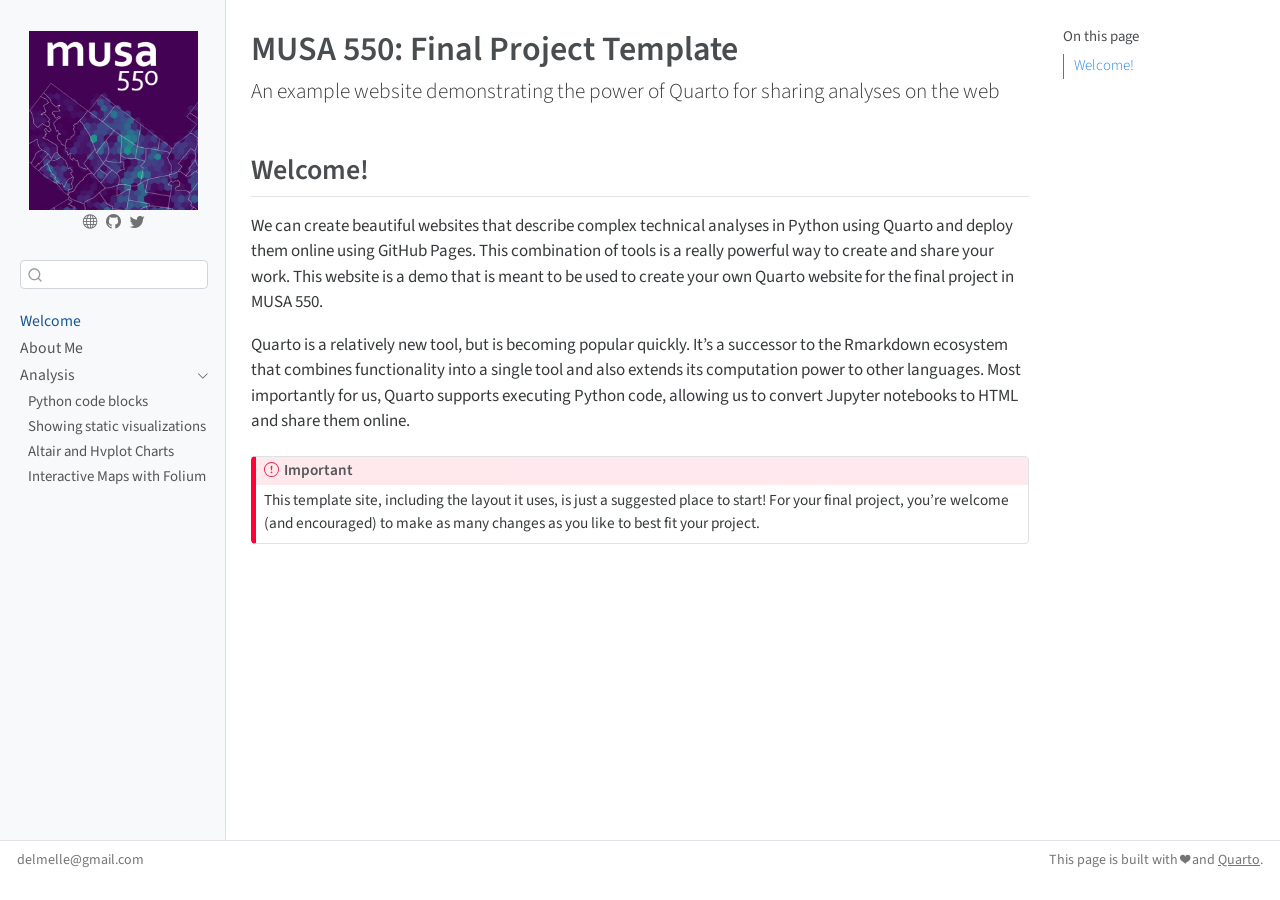
<file: docs/index.html>
<!DOCTYPE html>
<html xmlns="http://www.w3.org/1999/xhtml" lang="en" xml:lang="en"><head>

<meta charset="utf-8">
<meta name="generator" content="quarto-1.3.450">

<meta name="viewport" content="width=device-width, initial-scale=1.0, user-scalable=yes">


<title>MUSA 550 - MUSA 550: Final Project Template</title>
<style>
code{white-space: pre-wrap;}
span.smallcaps{font-variant: small-caps;}
div.columns{display: flex; gap: min(4vw, 1.5em);}
div.column{flex: auto; overflow-x: auto;}
div.hanging-indent{margin-left: 1.5em; text-indent: -1.5em;}
ul.task-list{list-style: none;}
ul.task-list li input[type="checkbox"] {
  width: 0.8em;
  margin: 0 0.8em 0.2em -1em; /* quarto-specific, see https://github.com/quarto-dev/quarto-cli/issues/4556 */ 
  vertical-align: middle;
}
</style>


<script src="site_libs/quarto-nav/quarto-nav.js"></script>
<script src="site_libs/clipboard/clipboard.min.js"></script>
<script src="site_libs/quarto-search/autocomplete.umd.js"></script>
<script src="site_libs/quarto-search/fuse.min.js"></script>
<script src="site_libs/quarto-search/quarto-search.js"></script>
<meta name="quarto:offset" content="./">
<script src="site_libs/quarto-html/quarto.js"></script>
<script src="site_libs/quarto-html/popper.min.js"></script>
<script src="site_libs/quarto-html/tippy.umd.min.js"></script>
<script src="site_libs/quarto-html/anchor.min.js"></script>
<link href="site_libs/quarto-html/tippy.css" rel="stylesheet">
<link href="site_libs/quarto-html/quarto-syntax-highlighting.css" rel="stylesheet" id="quarto-text-highlighting-styles">
<script src="site_libs/bootstrap/bootstrap.min.js"></script>
<link href="site_libs/bootstrap/bootstrap-icons.css" rel="stylesheet">
<link href="site_libs/bootstrap/bootstrap.min.css" rel="stylesheet" id="quarto-bootstrap" data-mode="light">
<script id="quarto-search-options" type="application/json">{
  "location": "sidebar",
  "copy-button": false,
  "collapse-after": 3,
  "panel-placement": "start",
  "type": "textbox",
  "limit": 20,
  "language": {
    "search-no-results-text": "No results",
    "search-matching-documents-text": "matching documents",
    "search-copy-link-title": "Copy link to search",
    "search-hide-matches-text": "Hide additional matches",
    "search-more-match-text": "more match in this document",
    "search-more-matches-text": "more matches in this document",
    "search-clear-button-title": "Clear",
    "search-detached-cancel-button-title": "Cancel",
    "search-submit-button-title": "Submit",
    "search-label": "Search"
  }
}</script>


<link rel="stylesheet" href="styles.css">
</head>

<body class="nav-sidebar docked">

<div id="quarto-search-results"></div>
  <header id="quarto-header" class="headroom fixed-top">
  <nav class="quarto-secondary-nav">
    <div class="container-fluid d-flex">
      <button type="button" class="quarto-btn-toggle btn" data-bs-toggle="collapse" data-bs-target="#quarto-sidebar,#quarto-sidebar-glass" aria-controls="quarto-sidebar" aria-expanded="false" aria-label="Toggle sidebar navigation" onclick="if (window.quartoToggleHeadroom) { window.quartoToggleHeadroom(); }">
        <i class="bi bi-layout-text-sidebar-reverse"></i>
      </button>
      <nav class="quarto-page-breadcrumbs" aria-label="breadcrumb"><ol class="breadcrumb"><li class="breadcrumb-item"><a href="./index.html">Welcome</a></li></ol></nav>
      <a class="flex-grow-1" role="button" data-bs-toggle="collapse" data-bs-target="#quarto-sidebar,#quarto-sidebar-glass" aria-controls="quarto-sidebar" aria-expanded="false" aria-label="Toggle sidebar navigation" onclick="if (window.quartoToggleHeadroom) { window.quartoToggleHeadroom(); }">      
      </a>
      <button type="button" class="btn quarto-search-button" aria-label="" onclick="window.quartoOpenSearch();">
        <i class="bi bi-search"></i>
      </button>
    </div>
  </nav>
</header>
<!-- content -->
<div id="quarto-content" class="quarto-container page-columns page-rows-contents page-layout-article">
<!-- sidebar -->
  <nav id="quarto-sidebar" class="sidebar collapse collapse-horizontal sidebar-navigation docked overflow-auto">
    <div class="pt-lg-2 mt-2 text-center sidebar-header">
      <a href="./index.html" class="sidebar-logo-link">
      <img src="./images/course-icon.png" alt="" class="sidebar-logo py-0 d-lg-inline d-none">
      </a>
      <div class="sidebar-tools-main tools-wide">
    <a href="https://www.design.upenn.edu/people/eric-delmelle" rel="" title="Personal Website" class="quarto-navigation-tool px-1" aria-label="Personal Website"><i class="bi bi-globe"></i></a>
    <a href="https://github.com/MUSA-550-Fall-2024/" rel="" title="MUSA 550 GitHub" class="quarto-navigation-tool px-1" aria-label="MUSA 550 GitHub"><i class="bi bi-github"></i></a>
    <a href="https://twitter.com/ericdelmelle" rel="" title="Eric Delmelle Twitter" class="quarto-navigation-tool px-1" aria-label="Eric Delmelle Twitter"><i class="bi bi-twitter"></i></a>
</div>
      </div>
        <div class="mt-2 flex-shrink-0 align-items-center">
        <div class="sidebar-search">
        <div id="quarto-search" class="" title="Search"></div>
        </div>
        </div>
    <div class="sidebar-menu-container"> 
    <ul class="list-unstyled mt-1">
        <li class="sidebar-item">
  <div class="sidebar-item-container"> 
  <a href="./index.html" class="sidebar-item-text sidebar-link active">
 <span class="menu-text">Welcome</span></a>
  </div>
</li>
        <li class="sidebar-item">
  <div class="sidebar-item-container"> 
  <a href="./about.html" class="sidebar-item-text sidebar-link">
 <span class="menu-text">About Me</span></a>
  </div>
</li>
        <li class="sidebar-item sidebar-item-section">
      <div class="sidebar-item-container"> 
            <a href="./analysis/index.html" class="sidebar-item-text sidebar-link">
 <span class="menu-text">Analysis</span></a>
          <a class="sidebar-item-toggle text-start" data-bs-toggle="collapse" data-bs-target="#quarto-sidebar-section-1" aria-expanded="true" aria-label="Toggle section">
            <i class="bi bi-chevron-right ms-2"></i>
          </a> 
      </div>
      <ul id="quarto-sidebar-section-1" class="collapse list-unstyled sidebar-section depth1 show">  
          <li class="sidebar-item">
  <div class="sidebar-item-container"> 
  <a href="./analysis/1-python-code-blocks.html" class="sidebar-item-text sidebar-link">
 <span class="menu-text">Python code blocks</span></a>
  </div>
</li>
          <li class="sidebar-item">
  <div class="sidebar-item-container"> 
  <a href="./analysis/2-static-images.html" class="sidebar-item-text sidebar-link">
 <span class="menu-text">Showing static visualizations</span></a>
  </div>
</li>
          <li class="sidebar-item">
  <div class="sidebar-item-container"> 
  <a href="./analysis/3-altair-hvplot.html" class="sidebar-item-text sidebar-link">
 <span class="menu-text">Altair and Hvplot Charts</span></a>
  </div>
</li>
          <li class="sidebar-item">
  <div class="sidebar-item-container"> 
  <a href="./analysis/4-folium.html" class="sidebar-item-text sidebar-link">
 <span class="menu-text">Interactive Maps with Folium</span></a>
  </div>
</li>
      </ul>
  </li>
    </ul>
    </div>
</nav>
<div id="quarto-sidebar-glass" data-bs-toggle="collapse" data-bs-target="#quarto-sidebar,#quarto-sidebar-glass"></div>
<!-- margin-sidebar -->
    <div id="quarto-margin-sidebar" class="sidebar margin-sidebar">
        <nav id="TOC" role="doc-toc" class="toc-active">
    <h2 id="toc-title">On this page</h2>
   
  <ul>
  <li><a href="#welcome" id="toc-welcome" class="nav-link active" data-scroll-target="#welcome">Welcome!</a></li>
  </ul>
</nav>
    </div>
<!-- main -->
<main class="content" id="quarto-document-content">

<header id="title-block-header" class="quarto-title-block default">
<div class="quarto-title">
<h1 class="title">MUSA 550: Final Project Template</h1>
<p class="subtitle lead">An example website demonstrating the power of Quarto for sharing analyses on the web</p>
</div>



<div class="quarto-title-meta">

    
  
    
  </div>
  

</header>

<section id="welcome" class="level2">
<h2 class="anchored" data-anchor-id="welcome">Welcome!</h2>
<p>We can create beautiful websites that describe complex technical analyses in Python using Quarto and deploy them online using GitHub Pages. This combination of tools is a really powerful way to create and share your work. This website is a demo that is meant to be used to create your own Quarto website for the final project in MUSA 550.</p>
<p>Quarto is a relatively new tool, but is becoming popular quickly. It’s a successor to the Rmarkdown ecosystem that combines functionality into a single tool and also extends its computation power to other languages. Most importantly for us, Quarto supports executing Python code, allowing us to convert Jupyter notebooks to HTML and share them online.</p>
<div class="callout callout-style-default callout-important callout-titled">
<div class="callout-header d-flex align-content-center">
<div class="callout-icon-container">
<i class="callout-icon"></i>
</div>
<div class="callout-title-container flex-fill">
Important
</div>
</div>
<div class="callout-body-container callout-body">
<p>This template site, including the layout it uses, is just a suggested place to start! For your final project, you’re welcome (and encouraged) to make as many changes as you like to best fit your project.</p>
</div>
</div>


</section>

</main> <!-- /main -->
<script id="quarto-html-after-body" type="application/javascript">
window.document.addEventListener("DOMContentLoaded", function (event) {
  const toggleBodyColorMode = (bsSheetEl) => {
    const mode = bsSheetEl.getAttribute("data-mode");
    const bodyEl = window.document.querySelector("body");
    if (mode === "dark") {
      bodyEl.classList.add("quarto-dark");
      bodyEl.classList.remove("quarto-light");
    } else {
      bodyEl.classList.add("quarto-light");
      bodyEl.classList.remove("quarto-dark");
    }
  }
  const toggleBodyColorPrimary = () => {
    const bsSheetEl = window.document.querySelector("link#quarto-bootstrap");
    if (bsSheetEl) {
      toggleBodyColorMode(bsSheetEl);
    }
  }
  toggleBodyColorPrimary();  
  const icon = "";
  const anchorJS = new window.AnchorJS();
  anchorJS.options = {
    placement: 'right',
    icon: icon
  };
  anchorJS.add('.anchored');
  const isCodeAnnotation = (el) => {
    for (const clz of el.classList) {
      if (clz.startsWith('code-annotation-')) {                     
        return true;
      }
    }
    return false;
  }
  const clipboard = new window.ClipboardJS('.code-copy-button', {
    text: function(trigger) {
      const codeEl = trigger.previousElementSibling.cloneNode(true);
      for (const childEl of codeEl.children) {
        if (isCodeAnnotation(childEl)) {
          childEl.remove();
        }
      }
      return codeEl.innerText;
    }
  });
  clipboard.on('success', function(e) {
    // button target
    const button = e.trigger;
    // don't keep focus
    button.blur();
    // flash "checked"
    button.classList.add('code-copy-button-checked');
    var currentTitle = button.getAttribute("title");
    button.setAttribute("title", "Copied!");
    let tooltip;
    if (window.bootstrap) {
      button.setAttribute("data-bs-toggle", "tooltip");
      button.setAttribute("data-bs-placement", "left");
      button.setAttribute("data-bs-title", "Copied!");
      tooltip = new bootstrap.Tooltip(button, 
        { trigger: "manual", 
          customClass: "code-copy-button-tooltip",
          offset: [0, -8]});
      tooltip.show();    
    }
    setTimeout(function() {
      if (tooltip) {
        tooltip.hide();
        button.removeAttribute("data-bs-title");
        button.removeAttribute("data-bs-toggle");
        button.removeAttribute("data-bs-placement");
      }
      button.setAttribute("title", currentTitle);
      button.classList.remove('code-copy-button-checked');
    }, 1000);
    // clear code selection
    e.clearSelection();
  });
  function tippyHover(el, contentFn) {
    const config = {
      allowHTML: true,
      content: contentFn,
      maxWidth: 500,
      delay: 100,
      arrow: false,
      appendTo: function(el) {
          return el.parentElement;
      },
      interactive: true,
      interactiveBorder: 10,
      theme: 'quarto',
      placement: 'bottom-start'
    };
    window.tippy(el, config); 
  }
  const noterefs = window.document.querySelectorAll('a[role="doc-noteref"]');
  for (var i=0; i<noterefs.length; i++) {
    const ref = noterefs[i];
    tippyHover(ref, function() {
      // use id or data attribute instead here
      let href = ref.getAttribute('data-footnote-href') || ref.getAttribute('href');
      try { href = new URL(href).hash; } catch {}
      const id = href.replace(/^#\/?/, "");
      const note = window.document.getElementById(id);
      return note.innerHTML;
    });
  }
      let selectedAnnoteEl;
      const selectorForAnnotation = ( cell, annotation) => {
        let cellAttr = 'data-code-cell="' + cell + '"';
        let lineAttr = 'data-code-annotation="' +  annotation + '"';
        const selector = 'span[' + cellAttr + '][' + lineAttr + ']';
        return selector;
      }
      const selectCodeLines = (annoteEl) => {
        const doc = window.document;
        const targetCell = annoteEl.getAttribute("data-target-cell");
        const targetAnnotation = annoteEl.getAttribute("data-target-annotation");
        const annoteSpan = window.document.querySelector(selectorForAnnotation(targetCell, targetAnnotation));
        const lines = annoteSpan.getAttribute("data-code-lines").split(",");
        const lineIds = lines.map((line) => {
          return targetCell + "-" + line;
        })
        let top = null;
        let height = null;
        let parent = null;
        if (lineIds.length > 0) {
            //compute the position of the single el (top and bottom and make a div)
            const el = window.document.getElementById(lineIds[0]);
            top = el.offsetTop;
            height = el.offsetHeight;
            parent = el.parentElement.parentElement;
          if (lineIds.length > 1) {
            const lastEl = window.document.getElementById(lineIds[lineIds.length - 1]);
            const bottom = lastEl.offsetTop + lastEl.offsetHeight;
            height = bottom - top;
          }
          if (top !== null && height !== null && parent !== null) {
            // cook up a div (if necessary) and position it 
            let div = window.document.getElementById("code-annotation-line-highlight");
            if (div === null) {
              div = window.document.createElement("div");
              div.setAttribute("id", "code-annotation-line-highlight");
              div.style.position = 'absolute';
              parent.appendChild(div);
            }
            div.style.top = top - 2 + "px";
            div.style.height = height + 4 + "px";
            let gutterDiv = window.document.getElementById("code-annotation-line-highlight-gutter");
            if (gutterDiv === null) {
              gutterDiv = window.document.createElement("div");
              gutterDiv.setAttribute("id", "code-annotation-line-highlight-gutter");
              gutterDiv.style.position = 'absolute';
              const codeCell = window.document.getElementById(targetCell);
              const gutter = codeCell.querySelector('.code-annotation-gutter');
              gutter.appendChild(gutterDiv);
            }
            gutterDiv.style.top = top - 2 + "px";
            gutterDiv.style.height = height + 4 + "px";
          }
          selectedAnnoteEl = annoteEl;
        }
      };
      const unselectCodeLines = () => {
        const elementsIds = ["code-annotation-line-highlight", "code-annotation-line-highlight-gutter"];
        elementsIds.forEach((elId) => {
          const div = window.document.getElementById(elId);
          if (div) {
            div.remove();
          }
        });
        selectedAnnoteEl = undefined;
      };
      // Attach click handler to the DT
      const annoteDls = window.document.querySelectorAll('dt[data-target-cell]');
      for (const annoteDlNode of annoteDls) {
        annoteDlNode.addEventListener('click', (event) => {
          const clickedEl = event.target;
          if (clickedEl !== selectedAnnoteEl) {
            unselectCodeLines();
            const activeEl = window.document.querySelector('dt[data-target-cell].code-annotation-active');
            if (activeEl) {
              activeEl.classList.remove('code-annotation-active');
            }
            selectCodeLines(clickedEl);
            clickedEl.classList.add('code-annotation-active');
          } else {
            // Unselect the line
            unselectCodeLines();
            clickedEl.classList.remove('code-annotation-active');
          }
        });
      }
  const findCites = (el) => {
    const parentEl = el.parentElement;
    if (parentEl) {
      const cites = parentEl.dataset.cites;
      if (cites) {
        return {
          el,
          cites: cites.split(' ')
        };
      } else {
        return findCites(el.parentElement)
      }
    } else {
      return undefined;
    }
  };
  var bibliorefs = window.document.querySelectorAll('a[role="doc-biblioref"]');
  for (var i=0; i<bibliorefs.length; i++) {
    const ref = bibliorefs[i];
    const citeInfo = findCites(ref);
    if (citeInfo) {
      tippyHover(citeInfo.el, function() {
        var popup = window.document.createElement('div');
        citeInfo.cites.forEach(function(cite) {
          var citeDiv = window.document.createElement('div');
          citeDiv.classList.add('hanging-indent');
          citeDiv.classList.add('csl-entry');
          var biblioDiv = window.document.getElementById('ref-' + cite);
          if (biblioDiv) {
            citeDiv.innerHTML = biblioDiv.innerHTML;
          }
          popup.appendChild(citeDiv);
        });
        return popup.innerHTML;
      });
    }
  }
});
</script>
</div> <!-- /content -->
<footer class="footer">
  <div class="nav-footer">
    <div class="nav-footer-left">delmelle@gmail.com</div>   
    <div class="nav-footer-center">
      &nbsp;
    </div>
    <div class="nav-footer-right">This page is built with ❤️ and <a href="https://quarto.org/">Quarto</a>.</div>
  </div>
</footer>



</body></html>
</file>
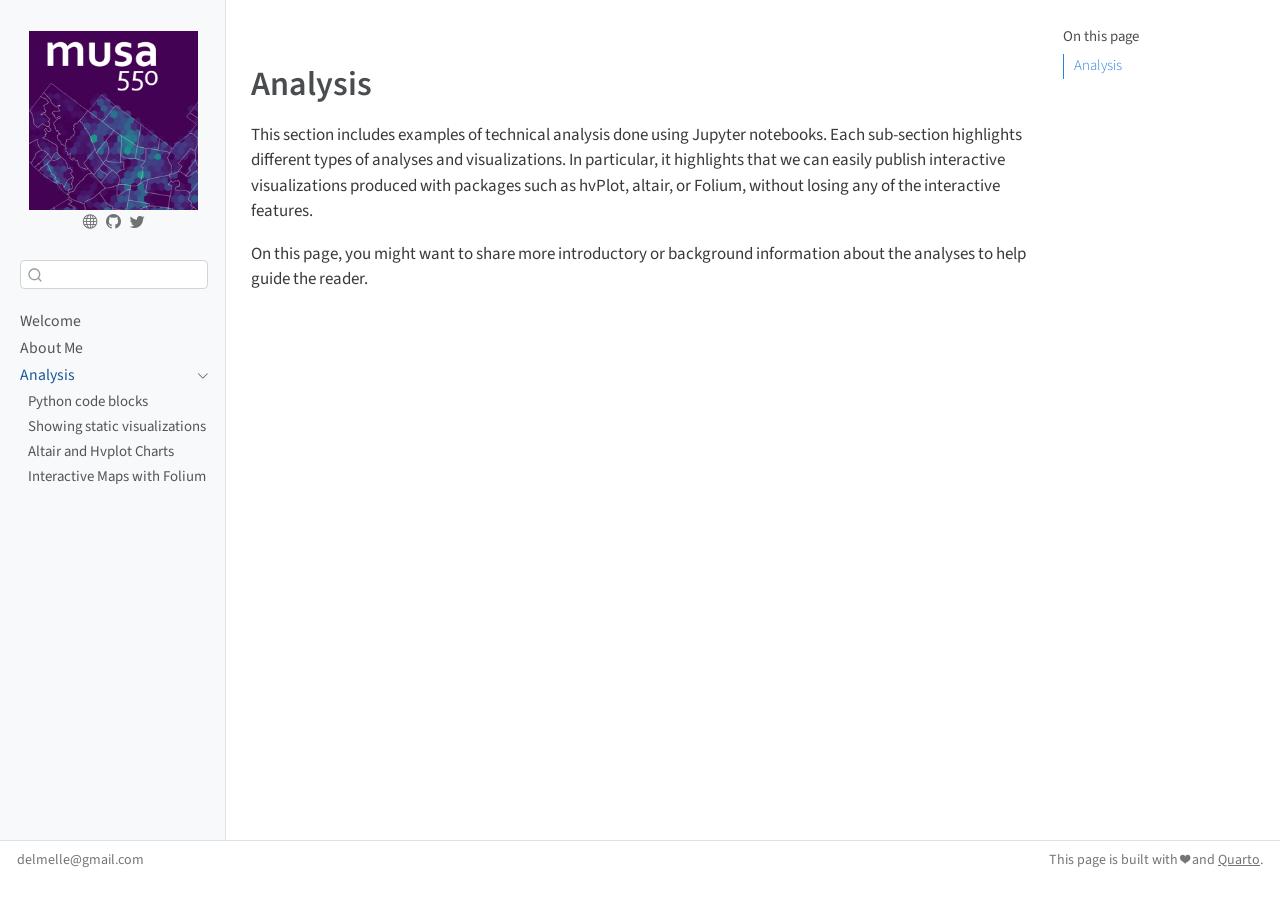
<file: docs/analysis/index.html>
<!DOCTYPE html>
<html xmlns="http://www.w3.org/1999/xhtml" lang="en" xml:lang="en"><head>

<meta charset="utf-8">
<meta name="generator" content="quarto-1.3.450">

<meta name="viewport" content="width=device-width, initial-scale=1.0, user-scalable=yes">


<title>MUSA 550 – index</title>
<style>
code{white-space: pre-wrap;}
span.smallcaps{font-variant: small-caps;}
div.columns{display: flex; gap: min(4vw, 1.5em);}
div.column{flex: auto; overflow-x: auto;}
div.hanging-indent{margin-left: 1.5em; text-indent: -1.5em;}
ul.task-list{list-style: none;}
ul.task-list li input[type="checkbox"] {
  width: 0.8em;
  margin: 0 0.8em 0.2em -1em; /* quarto-specific, see https://github.com/quarto-dev/quarto-cli/issues/4556 */ 
  vertical-align: middle;
}
</style>


<script src="../site_libs/quarto-nav/quarto-nav.js"></script>
<script src="../site_libs/clipboard/clipboard.min.js"></script>
<script src="../site_libs/quarto-search/autocomplete.umd.js"></script>
<script src="../site_libs/quarto-search/fuse.min.js"></script>
<script src="../site_libs/quarto-search/quarto-search.js"></script>
<meta name="quarto:offset" content="../">
<script src="../site_libs/quarto-html/quarto.js"></script>
<script src="../site_libs/quarto-html/popper.min.js"></script>
<script src="../site_libs/quarto-html/tippy.umd.min.js"></script>
<script src="../site_libs/quarto-html/anchor.min.js"></script>
<link href="../site_libs/quarto-html/tippy.css" rel="stylesheet">
<link href="../site_libs/quarto-html/quarto-syntax-highlighting.css" rel="stylesheet" id="quarto-text-highlighting-styles">
<script src="../site_libs/bootstrap/bootstrap.min.js"></script>
<link href="../site_libs/bootstrap/bootstrap-icons.css" rel="stylesheet">
<link href="../site_libs/bootstrap/bootstrap.min.css" rel="stylesheet" id="quarto-bootstrap" data-mode="light">
<script id="quarto-search-options" type="application/json">{
  "location": "sidebar",
  "copy-button": false,
  "collapse-after": 3,
  "panel-placement": "start",
  "type": "textbox",
  "limit": 20,
  "language": {
    "search-no-results-text": "No results",
    "search-matching-documents-text": "matching documents",
    "search-copy-link-title": "Copy link to search",
    "search-hide-matches-text": "Hide additional matches",
    "search-more-match-text": "more match in this document",
    "search-more-matches-text": "more matches in this document",
    "search-clear-button-title": "Clear",
    "search-detached-cancel-button-title": "Cancel",
    "search-submit-button-title": "Submit",
    "search-label": "Search"
  }
}</script>


<link rel="stylesheet" href="../styles.css">
</head>

<body class="nav-sidebar docked">

<div id="quarto-search-results"></div>
  <header id="quarto-header" class="headroom fixed-top">
  <nav class="quarto-secondary-nav">
    <div class="container-fluid d-flex">
      <button type="button" class="quarto-btn-toggle btn" data-bs-toggle="collapse" data-bs-target="#quarto-sidebar,#quarto-sidebar-glass" aria-controls="quarto-sidebar" aria-expanded="false" aria-label="Toggle sidebar navigation" onclick="if (window.quartoToggleHeadroom) { window.quartoToggleHeadroom(); }">
        <i class="bi bi-layout-text-sidebar-reverse"></i>
      </button>
      <nav class="quarto-page-breadcrumbs" aria-label="breadcrumb"><ol class="breadcrumb"><li class="breadcrumb-item"><a href="../analysis/index.html">Analysis</a></li></ol></nav>
      <a class="flex-grow-1" role="button" data-bs-toggle="collapse" data-bs-target="#quarto-sidebar,#quarto-sidebar-glass" aria-controls="quarto-sidebar" aria-expanded="false" aria-label="Toggle sidebar navigation" onclick="if (window.quartoToggleHeadroom) { window.quartoToggleHeadroom(); }">      
      </a>
      <button type="button" class="btn quarto-search-button" aria-label="" onclick="window.quartoOpenSearch();">
        <i class="bi bi-search"></i>
      </button>
    </div>
  </nav>
</header>
<!-- content -->
<div id="quarto-content" class="quarto-container page-columns page-rows-contents page-layout-article">
<!-- sidebar -->
  <nav id="quarto-sidebar" class="sidebar collapse collapse-horizontal sidebar-navigation docked overflow-auto">
    <div class="pt-lg-2 mt-2 text-center sidebar-header">
      <a href="../index.html" class="sidebar-logo-link">
      <img src="../images/course-icon.png" alt="" class="sidebar-logo py-0 d-lg-inline d-none">
      </a>
      <div class="sidebar-tools-main tools-wide">
    <a href="https://www.design.upenn.edu/people/eric-delmelle" rel="" title="Personal Website" class="quarto-navigation-tool px-1" aria-label="Personal Website"><i class="bi bi-globe"></i></a>
    <a href="https://github.com/MUSA-550-Fall-2024/" rel="" title="MUSA 550 GitHub" class="quarto-navigation-tool px-1" aria-label="MUSA 550 GitHub"><i class="bi bi-github"></i></a>
    <a href="https://twitter.com/ericdelmelle" rel="" title="Eric Delmelle Twitter" class="quarto-navigation-tool px-1" aria-label="Eric Delmelle Twitter"><i class="bi bi-twitter"></i></a>
</div>
      </div>
        <div class="mt-2 flex-shrink-0 align-items-center">
        <div class="sidebar-search">
        <div id="quarto-search" class="" title="Search"></div>
        </div>
        </div>
    <div class="sidebar-menu-container"> 
    <ul class="list-unstyled mt-1">
        <li class="sidebar-item">
  <div class="sidebar-item-container"> 
  <a href="../index.html" class="sidebar-item-text sidebar-link">
 <span class="menu-text">Welcome</span></a>
  </div>
</li>
        <li class="sidebar-item">
  <div class="sidebar-item-container"> 
  <a href="../about.html" class="sidebar-item-text sidebar-link">
 <span class="menu-text">About Me</span></a>
  </div>
</li>
        <li class="sidebar-item sidebar-item-section">
      <div class="sidebar-item-container"> 
            <a href="../analysis/index.html" class="sidebar-item-text sidebar-link active">
 <span class="menu-text">Analysis</span></a>
          <a class="sidebar-item-toggle text-start" data-bs-toggle="collapse" data-bs-target="#quarto-sidebar-section-1" aria-expanded="true" aria-label="Toggle section">
            <i class="bi bi-chevron-right ms-2"></i>
          </a> 
      </div>
      <ul id="quarto-sidebar-section-1" class="collapse list-unstyled sidebar-section depth1 show">  
          <li class="sidebar-item">
  <div class="sidebar-item-container"> 
  <a href="../analysis/1-python-code-blocks.html" class="sidebar-item-text sidebar-link">
 <span class="menu-text">Python code blocks</span></a>
  </div>
</li>
          <li class="sidebar-item">
  <div class="sidebar-item-container"> 
  <a href="../analysis/2-static-images.html" class="sidebar-item-text sidebar-link">
 <span class="menu-text">Showing static visualizations</span></a>
  </div>
</li>
          <li class="sidebar-item">
  <div class="sidebar-item-container"> 
  <a href="../analysis/3-altair-hvplot.html" class="sidebar-item-text sidebar-link">
 <span class="menu-text">Altair and Hvplot Charts</span></a>
  </div>
</li>
          <li class="sidebar-item">
  <div class="sidebar-item-container"> 
  <a href="../analysis/4-folium.html" class="sidebar-item-text sidebar-link">
 <span class="menu-text">Interactive Maps with Folium</span></a>
  </div>
</li>
      </ul>
  </li>
    </ul>
    </div>
</nav>
<div id="quarto-sidebar-glass" data-bs-toggle="collapse" data-bs-target="#quarto-sidebar,#quarto-sidebar-glass"></div>
<!-- margin-sidebar -->
    <div id="quarto-margin-sidebar" class="sidebar margin-sidebar">
        <nav id="TOC" role="doc-toc" class="toc-active">
    <h2 id="toc-title">On this page</h2>
   
  <ul>
  <li><a href="#analysis" id="toc-analysis" class="nav-link active" data-scroll-target="#analysis">Analysis</a></li>
  </ul>
</nav>
    </div>
<!-- main -->
<main class="content" id="quarto-document-content">



<section id="analysis" class="level1">
<h1>Analysis</h1>
<p>This section includes examples of technical analysis done using Jupyter notebooks. Each sub-section highlights different types of analyses and visualizations. In particular, it highlights that we can easily publish interactive visualizations produced with packages such as hvPlot, altair, or Folium, without losing any of the interactive features.</p>
<p>On this page, you might want to share more introductory or background information about the analyses to help guide the reader.</p>


</section>

</main> <!-- /main -->
<script id="quarto-html-after-body" type="application/javascript">
window.document.addEventListener("DOMContentLoaded", function (event) {
  const toggleBodyColorMode = (bsSheetEl) => {
    const mode = bsSheetEl.getAttribute("data-mode");
    const bodyEl = window.document.querySelector("body");
    if (mode === "dark") {
      bodyEl.classList.add("quarto-dark");
      bodyEl.classList.remove("quarto-light");
    } else {
      bodyEl.classList.add("quarto-light");
      bodyEl.classList.remove("quarto-dark");
    }
  }
  const toggleBodyColorPrimary = () => {
    const bsSheetEl = window.document.querySelector("link#quarto-bootstrap");
    if (bsSheetEl) {
      toggleBodyColorMode(bsSheetEl);
    }
  }
  toggleBodyColorPrimary();  
  const icon = "";
  const anchorJS = new window.AnchorJS();
  anchorJS.options = {
    placement: 'right',
    icon: icon
  };
  anchorJS.add('.anchored');
  const isCodeAnnotation = (el) => {
    for (const clz of el.classList) {
      if (clz.startsWith('code-annotation-')) {                     
        return true;
      }
    }
    return false;
  }
  const clipboard = new window.ClipboardJS('.code-copy-button', {
    text: function(trigger) {
      const codeEl = trigger.previousElementSibling.cloneNode(true);
      for (const childEl of codeEl.children) {
        if (isCodeAnnotation(childEl)) {
          childEl.remove();
        }
      }
      return codeEl.innerText;
    }
  });
  clipboard.on('success', function(e) {
    // button target
    const button = e.trigger;
    // don't keep focus
    button.blur();
    // flash "checked"
    button.classList.add('code-copy-button-checked');
    var currentTitle = button.getAttribute("title");
    button.setAttribute("title", "Copied!");
    let tooltip;
    if (window.bootstrap) {
      button.setAttribute("data-bs-toggle", "tooltip");
      button.setAttribute("data-bs-placement", "left");
      button.setAttribute("data-bs-title", "Copied!");
      tooltip = new bootstrap.Tooltip(button, 
        { trigger: "manual", 
          customClass: "code-copy-button-tooltip",
          offset: [0, -8]});
      tooltip.show();    
    }
    setTimeout(function() {
      if (tooltip) {
        tooltip.hide();
        button.removeAttribute("data-bs-title");
        button.removeAttribute("data-bs-toggle");
        button.removeAttribute("data-bs-placement");
      }
      button.setAttribute("title", currentTitle);
      button.classList.remove('code-copy-button-checked');
    }, 1000);
    // clear code selection
    e.clearSelection();
  });
  function tippyHover(el, contentFn) {
    const config = {
      allowHTML: true,
      content: contentFn,
      maxWidth: 500,
      delay: 100,
      arrow: false,
      appendTo: function(el) {
          return el.parentElement;
      },
      interactive: true,
      interactiveBorder: 10,
      theme: 'quarto',
      placement: 'bottom-start'
    };
    window.tippy(el, config); 
  }
  const noterefs = window.document.querySelectorAll('a[role="doc-noteref"]');
  for (var i=0; i<noterefs.length; i++) {
    const ref = noterefs[i];
    tippyHover(ref, function() {
      // use id or data attribute instead here
      let href = ref.getAttribute('data-footnote-href') || ref.getAttribute('href');
      try { href = new URL(href).hash; } catch {}
      const id = href.replace(/^#\/?/, "");
      const note = window.document.getElementById(id);
      return note.innerHTML;
    });
  }
      let selectedAnnoteEl;
      const selectorForAnnotation = ( cell, annotation) => {
        let cellAttr = 'data-code-cell="' + cell + '"';
        let lineAttr = 'data-code-annotation="' +  annotation + '"';
        const selector = 'span[' + cellAttr + '][' + lineAttr + ']';
        return selector;
      }
      const selectCodeLines = (annoteEl) => {
        const doc = window.document;
        const targetCell = annoteEl.getAttribute("data-target-cell");
        const targetAnnotation = annoteEl.getAttribute("data-target-annotation");
        const annoteSpan = window.document.querySelector(selectorForAnnotation(targetCell, targetAnnotation));
        const lines = annoteSpan.getAttribute("data-code-lines").split(",");
        const lineIds = lines.map((line) => {
          return targetCell + "-" + line;
        })
        let top = null;
        let height = null;
        let parent = null;
        if (lineIds.length > 0) {
            //compute the position of the single el (top and bottom and make a div)
            const el = window.document.getElementById(lineIds[0]);
            top = el.offsetTop;
            height = el.offsetHeight;
            parent = el.parentElement.parentElement;
          if (lineIds.length > 1) {
            const lastEl = window.document.getElementById(lineIds[lineIds.length - 1]);
            const bottom = lastEl.offsetTop + lastEl.offsetHeight;
            height = bottom - top;
          }
          if (top !== null && height !== null && parent !== null) {
            // cook up a div (if necessary) and position it 
            let div = window.document.getElementById("code-annotation-line-highlight");
            if (div === null) {
              div = window.document.createElement("div");
              div.setAttribute("id", "code-annotation-line-highlight");
              div.style.position = 'absolute';
              parent.appendChild(div);
            }
            div.style.top = top - 2 + "px";
            div.style.height = height + 4 + "px";
            let gutterDiv = window.document.getElementById("code-annotation-line-highlight-gutter");
            if (gutterDiv === null) {
              gutterDiv = window.document.createElement("div");
              gutterDiv.setAttribute("id", "code-annotation-line-highlight-gutter");
              gutterDiv.style.position = 'absolute';
              const codeCell = window.document.getElementById(targetCell);
              const gutter = codeCell.querySelector('.code-annotation-gutter');
              gutter.appendChild(gutterDiv);
            }
            gutterDiv.style.top = top - 2 + "px";
            gutterDiv.style.height = height + 4 + "px";
          }
          selectedAnnoteEl = annoteEl;
        }
      };
      const unselectCodeLines = () => {
        const elementsIds = ["code-annotation-line-highlight", "code-annotation-line-highlight-gutter"];
        elementsIds.forEach((elId) => {
          const div = window.document.getElementById(elId);
          if (div) {
            div.remove();
          }
        });
        selectedAnnoteEl = undefined;
      };
      // Attach click handler to the DT
      const annoteDls = window.document.querySelectorAll('dt[data-target-cell]');
      for (const annoteDlNode of annoteDls) {
        annoteDlNode.addEventListener('click', (event) => {
          const clickedEl = event.target;
          if (clickedEl !== selectedAnnoteEl) {
            unselectCodeLines();
            const activeEl = window.document.querySelector('dt[data-target-cell].code-annotation-active');
            if (activeEl) {
              activeEl.classList.remove('code-annotation-active');
            }
            selectCodeLines(clickedEl);
            clickedEl.classList.add('code-annotation-active');
          } else {
            // Unselect the line
            unselectCodeLines();
            clickedEl.classList.remove('code-annotation-active');
          }
        });
      }
  const findCites = (el) => {
    const parentEl = el.parentElement;
    if (parentEl) {
      const cites = parentEl.dataset.cites;
      if (cites) {
        return {
          el,
          cites: cites.split(' ')
        };
      } else {
        return findCites(el.parentElement)
      }
    } else {
      return undefined;
    }
  };
  var bibliorefs = window.document.querySelectorAll('a[role="doc-biblioref"]');
  for (var i=0; i<bibliorefs.length; i++) {
    const ref = bibliorefs[i];
    const citeInfo = findCites(ref);
    if (citeInfo) {
      tippyHover(citeInfo.el, function() {
        var popup = window.document.createElement('div');
        citeInfo.cites.forEach(function(cite) {
          var citeDiv = window.document.createElement('div');
          citeDiv.classList.add('hanging-indent');
          citeDiv.classList.add('csl-entry');
          var biblioDiv = window.document.getElementById('ref-' + cite);
          if (biblioDiv) {
            citeDiv.innerHTML = biblioDiv.innerHTML;
          }
          popup.appendChild(citeDiv);
        });
        return popup.innerHTML;
      });
    }
  }
});
</script>
</div> <!-- /content -->
<footer class="footer">
  <div class="nav-footer">
    <div class="nav-footer-left">delmelle@gmail.com</div>   
    <div class="nav-footer-center">
      &nbsp;
    </div>
    <div class="nav-footer-right">This page is built with ❤️ and <a href="https://quarto.org/">Quarto</a>.</div>
  </div>
</footer>



</body></html>
</file>
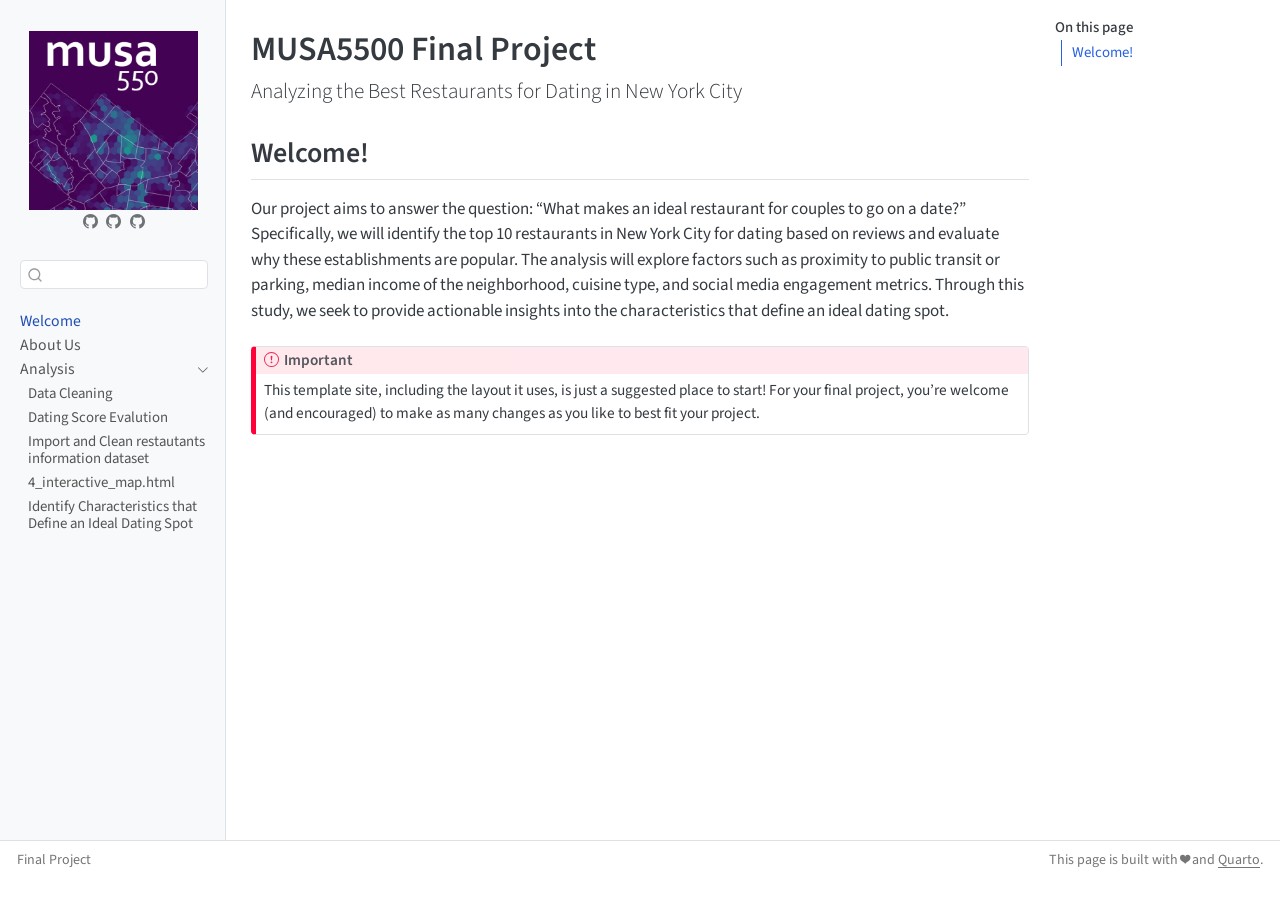
<file: finalfinal_Kuma_Wenjun_Chloe/docs/index.html>
<!DOCTYPE html>
<html xmlns="http://www.w3.org/1999/xhtml" lang="en" xml:lang="en"><head>

<meta charset="utf-8">
<meta name="generator" content="quarto-1.6.39">

<meta name="viewport" content="width=device-width, initial-scale=1.0, user-scalable=yes">


<title>MUSA5500 Final Project – Final Project</title>
<style>
code{white-space: pre-wrap;}
span.smallcaps{font-variant: small-caps;}
div.columns{display: flex; gap: min(4vw, 1.5em);}
div.column{flex: auto; overflow-x: auto;}
div.hanging-indent{margin-left: 1.5em; text-indent: -1.5em;}
ul.task-list{list-style: none;}
ul.task-list li input[type="checkbox"] {
  width: 0.8em;
  margin: 0 0.8em 0.2em -1em; /* quarto-specific, see https://github.com/quarto-dev/quarto-cli/issues/4556 */ 
  vertical-align: middle;
}
</style>


<script src="site_libs/quarto-nav/quarto-nav.js"></script>
<script src="site_libs/clipboard/clipboard.min.js"></script>
<script src="site_libs/quarto-search/autocomplete.umd.js"></script>
<script src="site_libs/quarto-search/fuse.min.js"></script>
<script src="site_libs/quarto-search/quarto-search.js"></script>
<meta name="quarto:offset" content="./">
<script src="site_libs/quarto-html/quarto.js"></script>
<script src="site_libs/quarto-html/popper.min.js"></script>
<script src="site_libs/quarto-html/tippy.umd.min.js"></script>
<script src="site_libs/quarto-html/anchor.min.js"></script>
<link href="site_libs/quarto-html/tippy.css" rel="stylesheet">
<link href="site_libs/quarto-html/quarto-syntax-highlighting-9ea0a49c779b6fc496fdb60b6bf00fef.css" rel="stylesheet" id="quarto-text-highlighting-styles">
<script src="site_libs/bootstrap/bootstrap.min.js"></script>
<link href="site_libs/bootstrap/bootstrap-icons.css" rel="stylesheet">
<link href="site_libs/bootstrap/bootstrap-9b6c00cfdd9f97392670a293d2d1e528.min.css" rel="stylesheet" append-hash="true" id="quarto-bootstrap" data-mode="light">
<script id="quarto-search-options" type="application/json">{
  "location": "sidebar",
  "copy-button": false,
  "collapse-after": 3,
  "panel-placement": "start",
  "type": "textbox",
  "limit": 50,
  "keyboard-shortcut": [
    "f",
    "/",
    "s"
  ],
  "show-item-context": false,
  "language": {
    "search-no-results-text": "No results",
    "search-matching-documents-text": "matching documents",
    "search-copy-link-title": "Copy link to search",
    "search-hide-matches-text": "Hide additional matches",
    "search-more-match-text": "more match in this document",
    "search-more-matches-text": "more matches in this document",
    "search-clear-button-title": "Clear",
    "search-text-placeholder": "",
    "search-detached-cancel-button-title": "Cancel",
    "search-submit-button-title": "Submit",
    "search-label": "Search"
  }
}</script>


<link rel="stylesheet" href="styles.css">
</head>

<body class="nav-sidebar docked">

<div id="quarto-search-results"></div>
  <header id="quarto-header" class="headroom fixed-top">
  <nav class="quarto-secondary-nav">
    <div class="container-fluid d-flex">
      <button type="button" class="quarto-btn-toggle btn" data-bs-toggle="collapse" role="button" data-bs-target=".quarto-sidebar-collapse-item" aria-controls="quarto-sidebar" aria-expanded="false" aria-label="Toggle sidebar navigation" onclick="if (window.quartoToggleHeadroom) { window.quartoToggleHeadroom(); }">
        <i class="bi bi-layout-text-sidebar-reverse"></i>
      </button>
        <nav class="quarto-page-breadcrumbs" aria-label="breadcrumb"><ol class="breadcrumb"><li class="breadcrumb-item"><a href="./index.html">Welcome</a></li></ol></nav>
        <a class="flex-grow-1" role="navigation" data-bs-toggle="collapse" data-bs-target=".quarto-sidebar-collapse-item" aria-controls="quarto-sidebar" aria-expanded="false" aria-label="Toggle sidebar navigation" onclick="if (window.quartoToggleHeadroom) { window.quartoToggleHeadroom(); }">      
        </a>
      <button type="button" class="btn quarto-search-button" aria-label="Search" onclick="window.quartoOpenSearch();">
        <i class="bi bi-search"></i>
      </button>
    </div>
  </nav>
</header>
<!-- content -->
<div id="quarto-content" class="quarto-container page-columns page-rows-contents page-layout-article">
<!-- sidebar -->
  <nav id="quarto-sidebar" class="sidebar collapse collapse-horizontal quarto-sidebar-collapse-item sidebar-navigation docked overflow-auto">
    <div class="pt-lg-2 mt-2 text-center sidebar-header">
      <a href="./index.html" class="sidebar-logo-link">
      <img src="./images/course-icon.png" alt="" class="sidebar-logo py-0 d-lg-inline d-none">
      </a>
      <div class="sidebar-tools-main tools-wide">
    <a href="https://github.com/KkkumaLuo" title="MUSA 550 GitHub" class="quarto-navigation-tool px-1" aria-label="MUSA 550 GitHub"><i class="bi bi-github"></i></a>
    <a href="https://github.com/whitneypig" title="MUSA 550 GitHub" class="quarto-navigation-tool px-1" aria-label="MUSA 550 GitHub"><i class="bi bi-github"></i></a>
    <a href="https://github.com/chloezhang1103" title="MUSA 550 GitHub" class="quarto-navigation-tool px-1" aria-label="MUSA 550 GitHub"><i class="bi bi-github"></i></a>
</div>
      </div>
        <div class="mt-2 flex-shrink-0 align-items-center">
        <div class="sidebar-search">
        <div id="quarto-search" class="" title="Search"></div>
        </div>
        </div>
    <div class="sidebar-menu-container"> 
    <ul class="list-unstyled mt-1">
        <li class="sidebar-item">
  <div class="sidebar-item-container"> 
  <a href="./index.html" class="sidebar-item-text sidebar-link active">
 <span class="menu-text">Welcome</span></a>
  </div>
</li>
        <li class="sidebar-item">
  <div class="sidebar-item-container"> 
  <a href="./about.html" class="sidebar-item-text sidebar-link">
 <span class="menu-text">About Us</span></a>
  </div>
</li>
        <li class="sidebar-item sidebar-item-section">
      <div class="sidebar-item-container"> 
            <a href="./analysis/index.html" class="sidebar-item-text sidebar-link">
 <span class="menu-text">Analysis</span></a>
          <a class="sidebar-item-toggle text-start" data-bs-toggle="collapse" data-bs-target="#quarto-sidebar-section-1" role="navigation" aria-expanded="true" aria-label="Toggle section">
            <i class="bi bi-chevron-right ms-2"></i>
          </a> 
      </div>
      <ul id="quarto-sidebar-section-1" class="collapse list-unstyled sidebar-section depth1 show">  
          <li class="sidebar-item">
  <div class="sidebar-item-container"> 
  <a href="./analysis/1_Data_Cleaning.html" class="sidebar-item-text sidebar-link">
 <span class="menu-text">Data Cleaning</span></a>
  </div>
</li>
          <li class="sidebar-item">
  <div class="sidebar-item-container"> 
  <a href="./analysis/2_DatingScore_Restaurants.html" class="sidebar-item-text sidebar-link">
 <span class="menu-text">Dating Score Evalution</span></a>
  </div>
</li>
          <li class="sidebar-item">
  <div class="sidebar-item-container"> 
  <a href="./analysis/3_NYC_Restaurant_Environmental_Insights.html" class="sidebar-item-text sidebar-link">
 <span class="menu-text">Import and Clean restautants information dataset</span></a>
  </div>
</li>
          <li class="sidebar-item">
  <div class="sidebar-item-container"> 
  <a href="./analysis/4_interactive_map.html" class="sidebar-item-text sidebar-link">
 <span class="menu-text">4_interactive_map.html</span></a>
  </div>
</li>
          <li class="sidebar-item">
  <div class="sidebar-item-container"> 
  <a href="./analysis/5_K-means_to Identify_Best Dating Places.html" class="sidebar-item-text sidebar-link">
 <span class="menu-text">Identify Characteristics that Define an Ideal Dating Spot</span></a>
  </div>
</li>
      </ul>
  </li>
    </ul>
    </div>
</nav>
<div id="quarto-sidebar-glass" class="quarto-sidebar-collapse-item" data-bs-toggle="collapse" data-bs-target=".quarto-sidebar-collapse-item"></div>
<!-- margin-sidebar -->
    <div id="quarto-margin-sidebar" class="sidebar margin-sidebar">
        <nav id="TOC" role="doc-toc" class="toc-active">
    <h2 id="toc-title">On this page</h2>
   
  <ul>
  <li><a href="#welcome" id="toc-welcome" class="nav-link active" data-scroll-target="#welcome">Welcome!</a></li>
  </ul>
</nav>
    </div>
<!-- main -->
<main class="content" id="quarto-document-content">

<header id="title-block-header" class="quarto-title-block default">
<div class="quarto-title">
<h1 class="title">MUSA5500 Final Project</h1>
<p class="subtitle lead">Analyzing the Best Restaurants for Dating in New York City</p>
</div>



<div class="quarto-title-meta">

    
  
    
  </div>
  


</header>


<section id="welcome" class="level2">
<h2 class="anchored" data-anchor-id="welcome">Welcome!</h2>
<p>Our project aims to answer the question: “What makes an ideal restaurant for couples to go on a date?” Specifically, we will identify the top 10 restaurants in New York City for dating based on reviews and evaluate why these establishments are popular. The analysis will explore factors such as proximity to public transit or parking, median income of the neighborhood, cuisine type, and social media engagement metrics. Through this study, we seek to provide actionable insights into the characteristics that define an ideal dating spot.</p>
<div class="callout callout-style-default callout-important callout-titled">
<div class="callout-header d-flex align-content-center">
<div class="callout-icon-container">
<i class="callout-icon"></i>
</div>
<div class="callout-title-container flex-fill">
Important
</div>
</div>
<div class="callout-body-container callout-body">
<p>This template site, including the layout it uses, is just a suggested place to start! For your final project, you’re welcome (and encouraged) to make as many changes as you like to best fit your project.</p>
</div>
</div>


</section>

</main> <!-- /main -->
<script id="quarto-html-after-body" type="application/javascript">
window.document.addEventListener("DOMContentLoaded", function (event) {
  const toggleBodyColorMode = (bsSheetEl) => {
    const mode = bsSheetEl.getAttribute("data-mode");
    const bodyEl = window.document.querySelector("body");
    if (mode === "dark") {
      bodyEl.classList.add("quarto-dark");
      bodyEl.classList.remove("quarto-light");
    } else {
      bodyEl.classList.add("quarto-light");
      bodyEl.classList.remove("quarto-dark");
    }
  }
  const toggleBodyColorPrimary = () => {
    const bsSheetEl = window.document.querySelector("link#quarto-bootstrap");
    if (bsSheetEl) {
      toggleBodyColorMode(bsSheetEl);
    }
  }
  toggleBodyColorPrimary();  
  const icon = "";
  const anchorJS = new window.AnchorJS();
  anchorJS.options = {
    placement: 'right',
    icon: icon
  };
  anchorJS.add('.anchored');
  const isCodeAnnotation = (el) => {
    for (const clz of el.classList) {
      if (clz.startsWith('code-annotation-')) {                     
        return true;
      }
    }
    return false;
  }
  const onCopySuccess = function(e) {
    // button target
    const button = e.trigger;
    // don't keep focus
    button.blur();
    // flash "checked"
    button.classList.add('code-copy-button-checked');
    var currentTitle = button.getAttribute("title");
    button.setAttribute("title", "Copied!");
    let tooltip;
    if (window.bootstrap) {
      button.setAttribute("data-bs-toggle", "tooltip");
      button.setAttribute("data-bs-placement", "left");
      button.setAttribute("data-bs-title", "Copied!");
      tooltip = new bootstrap.Tooltip(button, 
        { trigger: "manual", 
          customClass: "code-copy-button-tooltip",
          offset: [0, -8]});
      tooltip.show();    
    }
    setTimeout(function() {
      if (tooltip) {
        tooltip.hide();
        button.removeAttribute("data-bs-title");
        button.removeAttribute("data-bs-toggle");
        button.removeAttribute("data-bs-placement");
      }
      button.setAttribute("title", currentTitle);
      button.classList.remove('code-copy-button-checked');
    }, 1000);
    // clear code selection
    e.clearSelection();
  }
  const getTextToCopy = function(trigger) {
      const codeEl = trigger.previousElementSibling.cloneNode(true);
      for (const childEl of codeEl.children) {
        if (isCodeAnnotation(childEl)) {
          childEl.remove();
        }
      }
      return codeEl.innerText;
  }
  const clipboard = new window.ClipboardJS('.code-copy-button:not([data-in-quarto-modal])', {
    text: getTextToCopy
  });
  clipboard.on('success', onCopySuccess);
  if (window.document.getElementById('quarto-embedded-source-code-modal')) {
    const clipboardModal = new window.ClipboardJS('.code-copy-button[data-in-quarto-modal]', {
      text: getTextToCopy,
      container: window.document.getElementById('quarto-embedded-source-code-modal')
    });
    clipboardModal.on('success', onCopySuccess);
  }
    var localhostRegex = new RegExp(/^(?:http|https):\/\/localhost\:?[0-9]*\//);
    var mailtoRegex = new RegExp(/^mailto:/);
      var filterRegex = new RegExp('/' + window.location.host + '/');
    var isInternal = (href) => {
        return filterRegex.test(href) || localhostRegex.test(href) || mailtoRegex.test(href);
    }
    // Inspect non-navigation links and adorn them if external
 	var links = window.document.querySelectorAll('a[href]:not(.nav-link):not(.navbar-brand):not(.toc-action):not(.sidebar-link):not(.sidebar-item-toggle):not(.pagination-link):not(.no-external):not([aria-hidden]):not(.dropdown-item):not(.quarto-navigation-tool):not(.about-link)');
    for (var i=0; i<links.length; i++) {
      const link = links[i];
      if (!isInternal(link.href)) {
        // undo the damage that might have been done by quarto-nav.js in the case of
        // links that we want to consider external
        if (link.dataset.originalHref !== undefined) {
          link.href = link.dataset.originalHref;
        }
      }
    }
  function tippyHover(el, contentFn, onTriggerFn, onUntriggerFn) {
    const config = {
      allowHTML: true,
      maxWidth: 500,
      delay: 100,
      arrow: false,
      appendTo: function(el) {
          return el.parentElement;
      },
      interactive: true,
      interactiveBorder: 10,
      theme: 'quarto',
      placement: 'bottom-start',
    };
    if (contentFn) {
      config.content = contentFn;
    }
    if (onTriggerFn) {
      config.onTrigger = onTriggerFn;
    }
    if (onUntriggerFn) {
      config.onUntrigger = onUntriggerFn;
    }
    window.tippy(el, config); 
  }
  const noterefs = window.document.querySelectorAll('a[role="doc-noteref"]');
  for (var i=0; i<noterefs.length; i++) {
    const ref = noterefs[i];
    tippyHover(ref, function() {
      // use id or data attribute instead here
      let href = ref.getAttribute('data-footnote-href') || ref.getAttribute('href');
      try { href = new URL(href).hash; } catch {}
      const id = href.replace(/^#\/?/, "");
      const note = window.document.getElementById(id);
      if (note) {
        return note.innerHTML;
      } else {
        return "";
      }
    });
  }
  const xrefs = window.document.querySelectorAll('a.quarto-xref');
  const processXRef = (id, note) => {
    // Strip column container classes
    const stripColumnClz = (el) => {
      el.classList.remove("page-full", "page-columns");
      if (el.children) {
        for (const child of el.children) {
          stripColumnClz(child);
        }
      }
    }
    stripColumnClz(note)
    if (id === null || id.startsWith('sec-')) {
      // Special case sections, only their first couple elements
      const container = document.createElement("div");
      if (note.children && note.children.length > 2) {
        container.appendChild(note.children[0].cloneNode(true));
        for (let i = 1; i < note.children.length; i++) {
          const child = note.children[i];
          if (child.tagName === "P" && child.innerText === "") {
            continue;
          } else {
            container.appendChild(child.cloneNode(true));
            break;
          }
        }
        if (window.Quarto?.typesetMath) {
          window.Quarto.typesetMath(container);
        }
        return container.innerHTML
      } else {
        if (window.Quarto?.typesetMath) {
          window.Quarto.typesetMath(note);
        }
        return note.innerHTML;
      }
    } else {
      // Remove any anchor links if they are present
      const anchorLink = note.querySelector('a.anchorjs-link');
      if (anchorLink) {
        anchorLink.remove();
      }
      if (window.Quarto?.typesetMath) {
        window.Quarto.typesetMath(note);
      }
      if (note.classList.contains("callout")) {
        return note.outerHTML;
      } else {
        return note.innerHTML;
      }
    }
  }
  for (var i=0; i<xrefs.length; i++) {
    const xref = xrefs[i];
    tippyHover(xref, undefined, function(instance) {
      instance.disable();
      let url = xref.getAttribute('href');
      let hash = undefined; 
      if (url.startsWith('#')) {
        hash = url;
      } else {
        try { hash = new URL(url).hash; } catch {}
      }
      if (hash) {
        const id = hash.replace(/^#\/?/, "");
        const note = window.document.getElementById(id);
        if (note !== null) {
          try {
            const html = processXRef(id, note.cloneNode(true));
            instance.setContent(html);
          } finally {
            instance.enable();
            instance.show();
          }
        } else {
          // See if we can fetch this
          fetch(url.split('#')[0])
          .then(res => res.text())
          .then(html => {
            const parser = new DOMParser();
            const htmlDoc = parser.parseFromString(html, "text/html");
            const note = htmlDoc.getElementById(id);
            if (note !== null) {
              const html = processXRef(id, note);
              instance.setContent(html);
            } 
          }).finally(() => {
            instance.enable();
            instance.show();
          });
        }
      } else {
        // See if we can fetch a full url (with no hash to target)
        // This is a special case and we should probably do some content thinning / targeting
        fetch(url)
        .then(res => res.text())
        .then(html => {
          const parser = new DOMParser();
          const htmlDoc = parser.parseFromString(html, "text/html");
          const note = htmlDoc.querySelector('main.content');
          if (note !== null) {
            // This should only happen for chapter cross references
            // (since there is no id in the URL)
            // remove the first header
            if (note.children.length > 0 && note.children[0].tagName === "HEADER") {
              note.children[0].remove();
            }
            const html = processXRef(null, note);
            instance.setContent(html);
          } 
        }).finally(() => {
          instance.enable();
          instance.show();
        });
      }
    }, function(instance) {
    });
  }
      let selectedAnnoteEl;
      const selectorForAnnotation = ( cell, annotation) => {
        let cellAttr = 'data-code-cell="' + cell + '"';
        let lineAttr = 'data-code-annotation="' +  annotation + '"';
        const selector = 'span[' + cellAttr + '][' + lineAttr + ']';
        return selector;
      }
      const selectCodeLines = (annoteEl) => {
        const doc = window.document;
        const targetCell = annoteEl.getAttribute("data-target-cell");
        const targetAnnotation = annoteEl.getAttribute("data-target-annotation");
        const annoteSpan = window.document.querySelector(selectorForAnnotation(targetCell, targetAnnotation));
        const lines = annoteSpan.getAttribute("data-code-lines").split(",");
        const lineIds = lines.map((line) => {
          return targetCell + "-" + line;
        })
        let top = null;
        let height = null;
        let parent = null;
        if (lineIds.length > 0) {
            //compute the position of the single el (top and bottom and make a div)
            const el = window.document.getElementById(lineIds[0]);
            top = el.offsetTop;
            height = el.offsetHeight;
            parent = el.parentElement.parentElement;
          if (lineIds.length > 1) {
            const lastEl = window.document.getElementById(lineIds[lineIds.length - 1]);
            const bottom = lastEl.offsetTop + lastEl.offsetHeight;
            height = bottom - top;
          }
          if (top !== null && height !== null && parent !== null) {
            // cook up a div (if necessary) and position it 
            let div = window.document.getElementById("code-annotation-line-highlight");
            if (div === null) {
              div = window.document.createElement("div");
              div.setAttribute("id", "code-annotation-line-highlight");
              div.style.position = 'absolute';
              parent.appendChild(div);
            }
            div.style.top = top - 2 + "px";
            div.style.height = height + 4 + "px";
            div.style.left = 0;
            let gutterDiv = window.document.getElementById("code-annotation-line-highlight-gutter");
            if (gutterDiv === null) {
              gutterDiv = window.document.createElement("div");
              gutterDiv.setAttribute("id", "code-annotation-line-highlight-gutter");
              gutterDiv.style.position = 'absolute';
              const codeCell = window.document.getElementById(targetCell);
              const gutter = codeCell.querySelector('.code-annotation-gutter');
              gutter.appendChild(gutterDiv);
            }
            gutterDiv.style.top = top - 2 + "px";
            gutterDiv.style.height = height + 4 + "px";
          }
          selectedAnnoteEl = annoteEl;
        }
      };
      const unselectCodeLines = () => {
        const elementsIds = ["code-annotation-line-highlight", "code-annotation-line-highlight-gutter"];
        elementsIds.forEach((elId) => {
          const div = window.document.getElementById(elId);
          if (div) {
            div.remove();
          }
        });
        selectedAnnoteEl = undefined;
      };
        // Handle positioning of the toggle
    window.addEventListener(
      "resize",
      throttle(() => {
        elRect = undefined;
        if (selectedAnnoteEl) {
          selectCodeLines(selectedAnnoteEl);
        }
      }, 10)
    );
    function throttle(fn, ms) {
    let throttle = false;
    let timer;
      return (...args) => {
        if(!throttle) { // first call gets through
            fn.apply(this, args);
            throttle = true;
        } else { // all the others get throttled
            if(timer) clearTimeout(timer); // cancel #2
            timer = setTimeout(() => {
              fn.apply(this, args);
              timer = throttle = false;
            }, ms);
        }
      };
    }
      // Attach click handler to the DT
      const annoteDls = window.document.querySelectorAll('dt[data-target-cell]');
      for (const annoteDlNode of annoteDls) {
        annoteDlNode.addEventListener('click', (event) => {
          const clickedEl = event.target;
          if (clickedEl !== selectedAnnoteEl) {
            unselectCodeLines();
            const activeEl = window.document.querySelector('dt[data-target-cell].code-annotation-active');
            if (activeEl) {
              activeEl.classList.remove('code-annotation-active');
            }
            selectCodeLines(clickedEl);
            clickedEl.classList.add('code-annotation-active');
          } else {
            // Unselect the line
            unselectCodeLines();
            clickedEl.classList.remove('code-annotation-active');
          }
        });
      }
  const findCites = (el) => {
    const parentEl = el.parentElement;
    if (parentEl) {
      const cites = parentEl.dataset.cites;
      if (cites) {
        return {
          el,
          cites: cites.split(' ')
        };
      } else {
        return findCites(el.parentElement)
      }
    } else {
      return undefined;
    }
  };
  var bibliorefs = window.document.querySelectorAll('a[role="doc-biblioref"]');
  for (var i=0; i<bibliorefs.length; i++) {
    const ref = bibliorefs[i];
    const citeInfo = findCites(ref);
    if (citeInfo) {
      tippyHover(citeInfo.el, function() {
        var popup = window.document.createElement('div');
        citeInfo.cites.forEach(function(cite) {
          var citeDiv = window.document.createElement('div');
          citeDiv.classList.add('hanging-indent');
          citeDiv.classList.add('csl-entry');
          var biblioDiv = window.document.getElementById('ref-' + cite);
          if (biblioDiv) {
            citeDiv.innerHTML = biblioDiv.innerHTML;
          }
          popup.appendChild(citeDiv);
        });
        return popup.innerHTML;
      });
    }
  }
});
</script>
</div> <!-- /content -->
<footer class="footer">
  <div class="nav-footer">
    <div class="nav-footer-left">
<p>Final Project</p>
</div>   
    <div class="nav-footer-center">
      &nbsp;
    </div>
    <div class="nav-footer-right">
<p>This page is built with ❤️ and <a href="https://quarto.org/">Quarto</a>.</p>
</div>
  </div>
</footer>




</body></html>
</file>
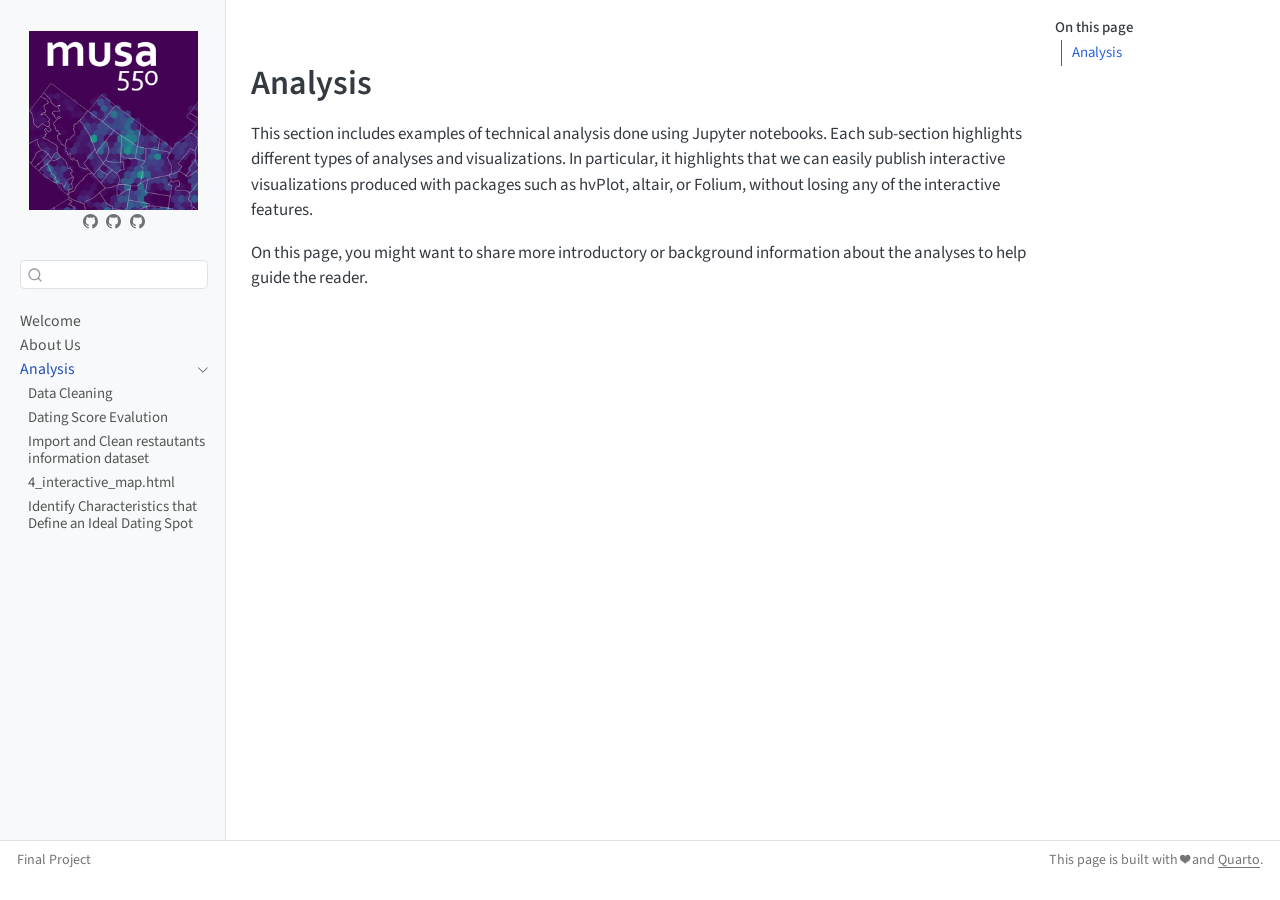
<file: finalfinal_Kuma_Wenjun_Chloe/docs/analysis/index.html>
<!DOCTYPE html>
<html xmlns="http://www.w3.org/1999/xhtml" lang="en" xml:lang="en"><head>

<meta charset="utf-8">
<meta name="generator" content="quarto-1.6.39">

<meta name="viewport" content="width=device-width, initial-scale=1.0, user-scalable=yes">


<title>index – Final Project</title>
<style>
code{white-space: pre-wrap;}
span.smallcaps{font-variant: small-caps;}
div.columns{display: flex; gap: min(4vw, 1.5em);}
div.column{flex: auto; overflow-x: auto;}
div.hanging-indent{margin-left: 1.5em; text-indent: -1.5em;}
ul.task-list{list-style: none;}
ul.task-list li input[type="checkbox"] {
  width: 0.8em;
  margin: 0 0.8em 0.2em -1em; /* quarto-specific, see https://github.com/quarto-dev/quarto-cli/issues/4556 */ 
  vertical-align: middle;
}
</style>


<script src="../site_libs/quarto-nav/quarto-nav.js"></script>
<script src="../site_libs/clipboard/clipboard.min.js"></script>
<script src="../site_libs/quarto-search/autocomplete.umd.js"></script>
<script src="../site_libs/quarto-search/fuse.min.js"></script>
<script src="../site_libs/quarto-search/quarto-search.js"></script>
<meta name="quarto:offset" content="../">
<script src="../site_libs/quarto-html/quarto.js"></script>
<script src="../site_libs/quarto-html/popper.min.js"></script>
<script src="../site_libs/quarto-html/tippy.umd.min.js"></script>
<script src="../site_libs/quarto-html/anchor.min.js"></script>
<link href="../site_libs/quarto-html/tippy.css" rel="stylesheet">
<link href="../site_libs/quarto-html/quarto-syntax-highlighting-9ea0a49c779b6fc496fdb60b6bf00fef.css" rel="stylesheet" id="quarto-text-highlighting-styles">
<script src="../site_libs/bootstrap/bootstrap.min.js"></script>
<link href="../site_libs/bootstrap/bootstrap-icons.css" rel="stylesheet">
<link href="../site_libs/bootstrap/bootstrap-9b6c00cfdd9f97392670a293d2d1e528.min.css" rel="stylesheet" append-hash="true" id="quarto-bootstrap" data-mode="light">
<script id="quarto-search-options" type="application/json">{
  "location": "sidebar",
  "copy-button": false,
  "collapse-after": 3,
  "panel-placement": "start",
  "type": "textbox",
  "limit": 50,
  "keyboard-shortcut": [
    "f",
    "/",
    "s"
  ],
  "show-item-context": false,
  "language": {
    "search-no-results-text": "No results",
    "search-matching-documents-text": "matching documents",
    "search-copy-link-title": "Copy link to search",
    "search-hide-matches-text": "Hide additional matches",
    "search-more-match-text": "more match in this document",
    "search-more-matches-text": "more matches in this document",
    "search-clear-button-title": "Clear",
    "search-text-placeholder": "",
    "search-detached-cancel-button-title": "Cancel",
    "search-submit-button-title": "Submit",
    "search-label": "Search"
  }
}</script>


<link rel="stylesheet" href="../styles.css">
</head>

<body class="nav-sidebar docked">

<div id="quarto-search-results"></div>
  <header id="quarto-header" class="headroom fixed-top">
  <nav class="quarto-secondary-nav">
    <div class="container-fluid d-flex">
      <button type="button" class="quarto-btn-toggle btn" data-bs-toggle="collapse" role="button" data-bs-target=".quarto-sidebar-collapse-item" aria-controls="quarto-sidebar" aria-expanded="false" aria-label="Toggle sidebar navigation" onclick="if (window.quartoToggleHeadroom) { window.quartoToggleHeadroom(); }">
        <i class="bi bi-layout-text-sidebar-reverse"></i>
      </button>
        <nav class="quarto-page-breadcrumbs" aria-label="breadcrumb"><ol class="breadcrumb"><li class="breadcrumb-item"><a href="../analysis/index.html">Analysis</a></li></ol></nav>
        <a class="flex-grow-1" role="navigation" data-bs-toggle="collapse" data-bs-target=".quarto-sidebar-collapse-item" aria-controls="quarto-sidebar" aria-expanded="false" aria-label="Toggle sidebar navigation" onclick="if (window.quartoToggleHeadroom) { window.quartoToggleHeadroom(); }">      
        </a>
      <button type="button" class="btn quarto-search-button" aria-label="Search" onclick="window.quartoOpenSearch();">
        <i class="bi bi-search"></i>
      </button>
    </div>
  </nav>
</header>
<!-- content -->
<div id="quarto-content" class="quarto-container page-columns page-rows-contents page-layout-article">
<!-- sidebar -->
  <nav id="quarto-sidebar" class="sidebar collapse collapse-horizontal quarto-sidebar-collapse-item sidebar-navigation docked overflow-auto">
    <div class="pt-lg-2 mt-2 text-center sidebar-header">
      <a href="../index.html" class="sidebar-logo-link">
      <img src="../images/course-icon.png" alt="" class="sidebar-logo py-0 d-lg-inline d-none">
      </a>
      <div class="sidebar-tools-main tools-wide">
    <a href="https://github.com/KkkumaLuo" title="MUSA 550 GitHub" class="quarto-navigation-tool px-1" aria-label="MUSA 550 GitHub"><i class="bi bi-github"></i></a>
    <a href="https://github.com/whitneypig" title="MUSA 550 GitHub" class="quarto-navigation-tool px-1" aria-label="MUSA 550 GitHub"><i class="bi bi-github"></i></a>
    <a href="https://github.com/chloezhang1103" title="MUSA 550 GitHub" class="quarto-navigation-tool px-1" aria-label="MUSA 550 GitHub"><i class="bi bi-github"></i></a>
</div>
      </div>
        <div class="mt-2 flex-shrink-0 align-items-center">
        <div class="sidebar-search">
        <div id="quarto-search" class="" title="Search"></div>
        </div>
        </div>
    <div class="sidebar-menu-container"> 
    <ul class="list-unstyled mt-1">
        <li class="sidebar-item">
  <div class="sidebar-item-container"> 
  <a href="../index.html" class="sidebar-item-text sidebar-link">
 <span class="menu-text">Welcome</span></a>
  </div>
</li>
        <li class="sidebar-item">
  <div class="sidebar-item-container"> 
  <a href="../about.html" class="sidebar-item-text sidebar-link">
 <span class="menu-text">About Us</span></a>
  </div>
</li>
        <li class="sidebar-item sidebar-item-section">
      <div class="sidebar-item-container"> 
            <a href="../analysis/index.html" class="sidebar-item-text sidebar-link active">
 <span class="menu-text">Analysis</span></a>
          <a class="sidebar-item-toggle text-start" data-bs-toggle="collapse" data-bs-target="#quarto-sidebar-section-1" role="navigation" aria-expanded="true" aria-label="Toggle section">
            <i class="bi bi-chevron-right ms-2"></i>
          </a> 
      </div>
      <ul id="quarto-sidebar-section-1" class="collapse list-unstyled sidebar-section depth1 show">  
          <li class="sidebar-item">
  <div class="sidebar-item-container"> 
  <a href="../analysis/1_Data_Cleaning.html" class="sidebar-item-text sidebar-link">
 <span class="menu-text">Data Cleaning</span></a>
  </div>
</li>
          <li class="sidebar-item">
  <div class="sidebar-item-container"> 
  <a href="../analysis/2_DatingScore_Restaurants.html" class="sidebar-item-text sidebar-link">
 <span class="menu-text">Dating Score Evalution</span></a>
  </div>
</li>
          <li class="sidebar-item">
  <div class="sidebar-item-container"> 
  <a href="../analysis/3_NYC_Restaurant_Environmental_Insights.html" class="sidebar-item-text sidebar-link">
 <span class="menu-text">Import and Clean restautants information dataset</span></a>
  </div>
</li>
          <li class="sidebar-item">
  <div class="sidebar-item-container"> 
  <a href="../analysis/4_interactive_map.html" class="sidebar-item-text sidebar-link">
 <span class="menu-text">4_interactive_map.html</span></a>
  </div>
</li>
          <li class="sidebar-item">
  <div class="sidebar-item-container"> 
  <a href="../analysis/5_K-means_to Identify_Best Dating Places.html" class="sidebar-item-text sidebar-link">
 <span class="menu-text">Identify Characteristics that Define an Ideal Dating Spot</span></a>
  </div>
</li>
      </ul>
  </li>
    </ul>
    </div>
</nav>
<div id="quarto-sidebar-glass" class="quarto-sidebar-collapse-item" data-bs-toggle="collapse" data-bs-target=".quarto-sidebar-collapse-item"></div>
<!-- margin-sidebar -->
    <div id="quarto-margin-sidebar" class="sidebar margin-sidebar">
        <nav id="TOC" role="doc-toc" class="toc-active">
    <h2 id="toc-title">On this page</h2>
   
  <ul>
  <li><a href="#analysis" id="toc-analysis" class="nav-link active" data-scroll-target="#analysis">Analysis</a></li>
  </ul>
</nav>
    </div>
<!-- main -->
<main class="content" id="quarto-document-content"><header id="title-block-header" class="quarto-title-block"></header>




<section id="analysis" class="level1">
<h1>Analysis</h1>
<p>This section includes examples of technical analysis done using Jupyter notebooks. Each sub-section highlights different types of analyses and visualizations. In particular, it highlights that we can easily publish interactive visualizations produced with packages such as hvPlot, altair, or Folium, without losing any of the interactive features.</p>
<p>On this page, you might want to share more introductory or background information about the analyses to help guide the reader.</p>


</section>

</main> <!-- /main -->
<script id="quarto-html-after-body" type="application/javascript">
window.document.addEventListener("DOMContentLoaded", function (event) {
  const toggleBodyColorMode = (bsSheetEl) => {
    const mode = bsSheetEl.getAttribute("data-mode");
    const bodyEl = window.document.querySelector("body");
    if (mode === "dark") {
      bodyEl.classList.add("quarto-dark");
      bodyEl.classList.remove("quarto-light");
    } else {
      bodyEl.classList.add("quarto-light");
      bodyEl.classList.remove("quarto-dark");
    }
  }
  const toggleBodyColorPrimary = () => {
    const bsSheetEl = window.document.querySelector("link#quarto-bootstrap");
    if (bsSheetEl) {
      toggleBodyColorMode(bsSheetEl);
    }
  }
  toggleBodyColorPrimary();  
  const icon = "";
  const anchorJS = new window.AnchorJS();
  anchorJS.options = {
    placement: 'right',
    icon: icon
  };
  anchorJS.add('.anchored');
  const isCodeAnnotation = (el) => {
    for (const clz of el.classList) {
      if (clz.startsWith('code-annotation-')) {                     
        return true;
      }
    }
    return false;
  }
  const onCopySuccess = function(e) {
    // button target
    const button = e.trigger;
    // don't keep focus
    button.blur();
    // flash "checked"
    button.classList.add('code-copy-button-checked');
    var currentTitle = button.getAttribute("title");
    button.setAttribute("title", "Copied!");
    let tooltip;
    if (window.bootstrap) {
      button.setAttribute("data-bs-toggle", "tooltip");
      button.setAttribute("data-bs-placement", "left");
      button.setAttribute("data-bs-title", "Copied!");
      tooltip = new bootstrap.Tooltip(button, 
        { trigger: "manual", 
          customClass: "code-copy-button-tooltip",
          offset: [0, -8]});
      tooltip.show();    
    }
    setTimeout(function() {
      if (tooltip) {
        tooltip.hide();
        button.removeAttribute("data-bs-title");
        button.removeAttribute("data-bs-toggle");
        button.removeAttribute("data-bs-placement");
      }
      button.setAttribute("title", currentTitle);
      button.classList.remove('code-copy-button-checked');
    }, 1000);
    // clear code selection
    e.clearSelection();
  }
  const getTextToCopy = function(trigger) {
      const codeEl = trigger.previousElementSibling.cloneNode(true);
      for (const childEl of codeEl.children) {
        if (isCodeAnnotation(childEl)) {
          childEl.remove();
        }
      }
      return codeEl.innerText;
  }
  const clipboard = new window.ClipboardJS('.code-copy-button:not([data-in-quarto-modal])', {
    text: getTextToCopy
  });
  clipboard.on('success', onCopySuccess);
  if (window.document.getElementById('quarto-embedded-source-code-modal')) {
    const clipboardModal = new window.ClipboardJS('.code-copy-button[data-in-quarto-modal]', {
      text: getTextToCopy,
      container: window.document.getElementById('quarto-embedded-source-code-modal')
    });
    clipboardModal.on('success', onCopySuccess);
  }
    var localhostRegex = new RegExp(/^(?:http|https):\/\/localhost\:?[0-9]*\//);
    var mailtoRegex = new RegExp(/^mailto:/);
      var filterRegex = new RegExp('/' + window.location.host + '/');
    var isInternal = (href) => {
        return filterRegex.test(href) || localhostRegex.test(href) || mailtoRegex.test(href);
    }
    // Inspect non-navigation links and adorn them if external
 	var links = window.document.querySelectorAll('a[href]:not(.nav-link):not(.navbar-brand):not(.toc-action):not(.sidebar-link):not(.sidebar-item-toggle):not(.pagination-link):not(.no-external):not([aria-hidden]):not(.dropdown-item):not(.quarto-navigation-tool):not(.about-link)');
    for (var i=0; i<links.length; i++) {
      const link = links[i];
      if (!isInternal(link.href)) {
        // undo the damage that might have been done by quarto-nav.js in the case of
        // links that we want to consider external
        if (link.dataset.originalHref !== undefined) {
          link.href = link.dataset.originalHref;
        }
      }
    }
  function tippyHover(el, contentFn, onTriggerFn, onUntriggerFn) {
    const config = {
      allowHTML: true,
      maxWidth: 500,
      delay: 100,
      arrow: false,
      appendTo: function(el) {
          return el.parentElement;
      },
      interactive: true,
      interactiveBorder: 10,
      theme: 'quarto',
      placement: 'bottom-start',
    };
    if (contentFn) {
      config.content = contentFn;
    }
    if (onTriggerFn) {
      config.onTrigger = onTriggerFn;
    }
    if (onUntriggerFn) {
      config.onUntrigger = onUntriggerFn;
    }
    window.tippy(el, config); 
  }
  const noterefs = window.document.querySelectorAll('a[role="doc-noteref"]');
  for (var i=0; i<noterefs.length; i++) {
    const ref = noterefs[i];
    tippyHover(ref, function() {
      // use id or data attribute instead here
      let href = ref.getAttribute('data-footnote-href') || ref.getAttribute('href');
      try { href = new URL(href).hash; } catch {}
      const id = href.replace(/^#\/?/, "");
      const note = window.document.getElementById(id);
      if (note) {
        return note.innerHTML;
      } else {
        return "";
      }
    });
  }
  const xrefs = window.document.querySelectorAll('a.quarto-xref');
  const processXRef = (id, note) => {
    // Strip column container classes
    const stripColumnClz = (el) => {
      el.classList.remove("page-full", "page-columns");
      if (el.children) {
        for (const child of el.children) {
          stripColumnClz(child);
        }
      }
    }
    stripColumnClz(note)
    if (id === null || id.startsWith('sec-')) {
      // Special case sections, only their first couple elements
      const container = document.createElement("div");
      if (note.children && note.children.length > 2) {
        container.appendChild(note.children[0].cloneNode(true));
        for (let i = 1; i < note.children.length; i++) {
          const child = note.children[i];
          if (child.tagName === "P" && child.innerText === "") {
            continue;
          } else {
            container.appendChild(child.cloneNode(true));
            break;
          }
        }
        if (window.Quarto?.typesetMath) {
          window.Quarto.typesetMath(container);
        }
        return container.innerHTML
      } else {
        if (window.Quarto?.typesetMath) {
          window.Quarto.typesetMath(note);
        }
        return note.innerHTML;
      }
    } else {
      // Remove any anchor links if they are present
      const anchorLink = note.querySelector('a.anchorjs-link');
      if (anchorLink) {
        anchorLink.remove();
      }
      if (window.Quarto?.typesetMath) {
        window.Quarto.typesetMath(note);
      }
      if (note.classList.contains("callout")) {
        return note.outerHTML;
      } else {
        return note.innerHTML;
      }
    }
  }
  for (var i=0; i<xrefs.length; i++) {
    const xref = xrefs[i];
    tippyHover(xref, undefined, function(instance) {
      instance.disable();
      let url = xref.getAttribute('href');
      let hash = undefined; 
      if (url.startsWith('#')) {
        hash = url;
      } else {
        try { hash = new URL(url).hash; } catch {}
      }
      if (hash) {
        const id = hash.replace(/^#\/?/, "");
        const note = window.document.getElementById(id);
        if (note !== null) {
          try {
            const html = processXRef(id, note.cloneNode(true));
            instance.setContent(html);
          } finally {
            instance.enable();
            instance.show();
          }
        } else {
          // See if we can fetch this
          fetch(url.split('#')[0])
          .then(res => res.text())
          .then(html => {
            const parser = new DOMParser();
            const htmlDoc = parser.parseFromString(html, "text/html");
            const note = htmlDoc.getElementById(id);
            if (note !== null) {
              const html = processXRef(id, note);
              instance.setContent(html);
            } 
          }).finally(() => {
            instance.enable();
            instance.show();
          });
        }
      } else {
        // See if we can fetch a full url (with no hash to target)
        // This is a special case and we should probably do some content thinning / targeting
        fetch(url)
        .then(res => res.text())
        .then(html => {
          const parser = new DOMParser();
          const htmlDoc = parser.parseFromString(html, "text/html");
          const note = htmlDoc.querySelector('main.content');
          if (note !== null) {
            // This should only happen for chapter cross references
            // (since there is no id in the URL)
            // remove the first header
            if (note.children.length > 0 && note.children[0].tagName === "HEADER") {
              note.children[0].remove();
            }
            const html = processXRef(null, note);
            instance.setContent(html);
          } 
        }).finally(() => {
          instance.enable();
          instance.show();
        });
      }
    }, function(instance) {
    });
  }
      let selectedAnnoteEl;
      const selectorForAnnotation = ( cell, annotation) => {
        let cellAttr = 'data-code-cell="' + cell + '"';
        let lineAttr = 'data-code-annotation="' +  annotation + '"';
        const selector = 'span[' + cellAttr + '][' + lineAttr + ']';
        return selector;
      }
      const selectCodeLines = (annoteEl) => {
        const doc = window.document;
        const targetCell = annoteEl.getAttribute("data-target-cell");
        const targetAnnotation = annoteEl.getAttribute("data-target-annotation");
        const annoteSpan = window.document.querySelector(selectorForAnnotation(targetCell, targetAnnotation));
        const lines = annoteSpan.getAttribute("data-code-lines").split(",");
        const lineIds = lines.map((line) => {
          return targetCell + "-" + line;
        })
        let top = null;
        let height = null;
        let parent = null;
        if (lineIds.length > 0) {
            //compute the position of the single el (top and bottom and make a div)
            const el = window.document.getElementById(lineIds[0]);
            top = el.offsetTop;
            height = el.offsetHeight;
            parent = el.parentElement.parentElement;
          if (lineIds.length > 1) {
            const lastEl = window.document.getElementById(lineIds[lineIds.length - 1]);
            const bottom = lastEl.offsetTop + lastEl.offsetHeight;
            height = bottom - top;
          }
          if (top !== null && height !== null && parent !== null) {
            // cook up a div (if necessary) and position it 
            let div = window.document.getElementById("code-annotation-line-highlight");
            if (div === null) {
              div = window.document.createElement("div");
              div.setAttribute("id", "code-annotation-line-highlight");
              div.style.position = 'absolute';
              parent.appendChild(div);
            }
            div.style.top = top - 2 + "px";
            div.style.height = height + 4 + "px";
            div.style.left = 0;
            let gutterDiv = window.document.getElementById("code-annotation-line-highlight-gutter");
            if (gutterDiv === null) {
              gutterDiv = window.document.createElement("div");
              gutterDiv.setAttribute("id", "code-annotation-line-highlight-gutter");
              gutterDiv.style.position = 'absolute';
              const codeCell = window.document.getElementById(targetCell);
              const gutter = codeCell.querySelector('.code-annotation-gutter');
              gutter.appendChild(gutterDiv);
            }
            gutterDiv.style.top = top - 2 + "px";
            gutterDiv.style.height = height + 4 + "px";
          }
          selectedAnnoteEl = annoteEl;
        }
      };
      const unselectCodeLines = () => {
        const elementsIds = ["code-annotation-line-highlight", "code-annotation-line-highlight-gutter"];
        elementsIds.forEach((elId) => {
          const div = window.document.getElementById(elId);
          if (div) {
            div.remove();
          }
        });
        selectedAnnoteEl = undefined;
      };
        // Handle positioning of the toggle
    window.addEventListener(
      "resize",
      throttle(() => {
        elRect = undefined;
        if (selectedAnnoteEl) {
          selectCodeLines(selectedAnnoteEl);
        }
      }, 10)
    );
    function throttle(fn, ms) {
    let throttle = false;
    let timer;
      return (...args) => {
        if(!throttle) { // first call gets through
            fn.apply(this, args);
            throttle = true;
        } else { // all the others get throttled
            if(timer) clearTimeout(timer); // cancel #2
            timer = setTimeout(() => {
              fn.apply(this, args);
              timer = throttle = false;
            }, ms);
        }
      };
    }
      // Attach click handler to the DT
      const annoteDls = window.document.querySelectorAll('dt[data-target-cell]');
      for (const annoteDlNode of annoteDls) {
        annoteDlNode.addEventListener('click', (event) => {
          const clickedEl = event.target;
          if (clickedEl !== selectedAnnoteEl) {
            unselectCodeLines();
            const activeEl = window.document.querySelector('dt[data-target-cell].code-annotation-active');
            if (activeEl) {
              activeEl.classList.remove('code-annotation-active');
            }
            selectCodeLines(clickedEl);
            clickedEl.classList.add('code-annotation-active');
          } else {
            // Unselect the line
            unselectCodeLines();
            clickedEl.classList.remove('code-annotation-active');
          }
        });
      }
  const findCites = (el) => {
    const parentEl = el.parentElement;
    if (parentEl) {
      const cites = parentEl.dataset.cites;
      if (cites) {
        return {
          el,
          cites: cites.split(' ')
        };
      } else {
        return findCites(el.parentElement)
      }
    } else {
      return undefined;
    }
  };
  var bibliorefs = window.document.querySelectorAll('a[role="doc-biblioref"]');
  for (var i=0; i<bibliorefs.length; i++) {
    const ref = bibliorefs[i];
    const citeInfo = findCites(ref);
    if (citeInfo) {
      tippyHover(citeInfo.el, function() {
        var popup = window.document.createElement('div');
        citeInfo.cites.forEach(function(cite) {
          var citeDiv = window.document.createElement('div');
          citeDiv.classList.add('hanging-indent');
          citeDiv.classList.add('csl-entry');
          var biblioDiv = window.document.getElementById('ref-' + cite);
          if (biblioDiv) {
            citeDiv.innerHTML = biblioDiv.innerHTML;
          }
          popup.appendChild(citeDiv);
        });
        return popup.innerHTML;
      });
    }
  }
});
</script>
</div> <!-- /content -->
<footer class="footer">
  <div class="nav-footer">
    <div class="nav-footer-left">
<p>Final Project</p>
</div>   
    <div class="nav-footer-center">
      &nbsp;
    </div>
    <div class="nav-footer-right">
<p>This page is built with ❤️ and <a href="https://quarto.org/">Quarto</a>.</p>
</div>
  </div>
</footer>




</body></html>
</file>
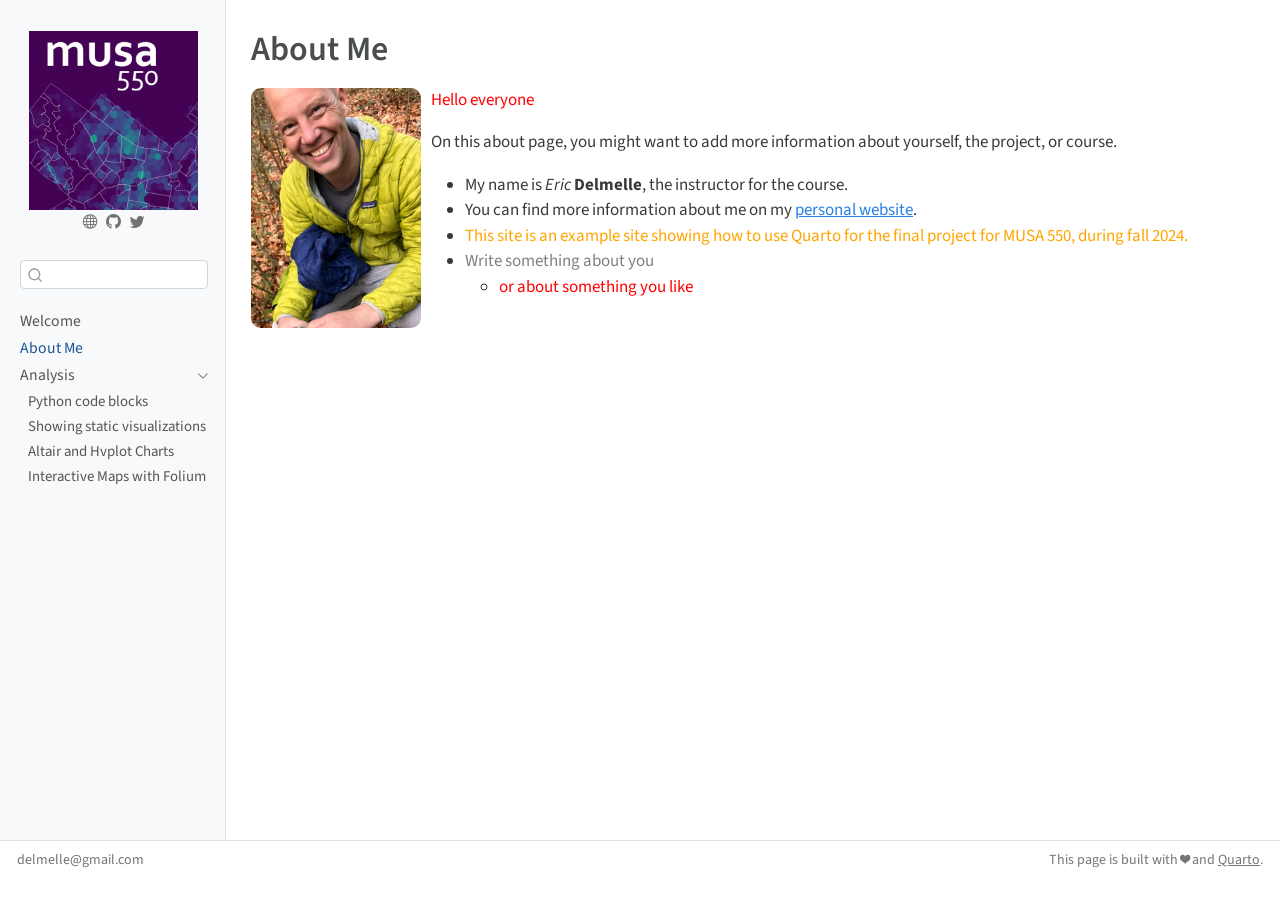
<file: docs/about.html>
<!DOCTYPE html>
<html xmlns="http://www.w3.org/1999/xhtml" lang="en" xml:lang="en"><head>

<meta charset="utf-8">
<meta name="generator" content="quarto-1.3.450">

<meta name="viewport" content="width=device-width, initial-scale=1.0, user-scalable=yes">


<title>MUSA 550 - About Me</title>
<style>
code{white-space: pre-wrap;}
span.smallcaps{font-variant: small-caps;}
div.columns{display: flex; gap: min(4vw, 1.5em);}
div.column{flex: auto; overflow-x: auto;}
div.hanging-indent{margin-left: 1.5em; text-indent: -1.5em;}
ul.task-list{list-style: none;}
ul.task-list li input[type="checkbox"] {
  width: 0.8em;
  margin: 0 0.8em 0.2em -1em; /* quarto-specific, see https://github.com/quarto-dev/quarto-cli/issues/4556 */ 
  vertical-align: middle;
}
</style>


<script src="site_libs/quarto-nav/quarto-nav.js"></script>
<script src="site_libs/clipboard/clipboard.min.js"></script>
<script src="site_libs/quarto-search/autocomplete.umd.js"></script>
<script src="site_libs/quarto-search/fuse.min.js"></script>
<script src="site_libs/quarto-search/quarto-search.js"></script>
<meta name="quarto:offset" content="./">
<script src="site_libs/quarto-html/quarto.js"></script>
<script src="site_libs/quarto-html/popper.min.js"></script>
<script src="site_libs/quarto-html/tippy.umd.min.js"></script>
<script src="site_libs/quarto-html/anchor.min.js"></script>
<link href="site_libs/quarto-html/tippy.css" rel="stylesheet">
<link href="site_libs/quarto-html/quarto-syntax-highlighting.css" rel="stylesheet" id="quarto-text-highlighting-styles">
<script src="site_libs/bootstrap/bootstrap.min.js"></script>
<link href="site_libs/bootstrap/bootstrap-icons.css" rel="stylesheet">
<link href="site_libs/bootstrap/bootstrap.min.css" rel="stylesheet" id="quarto-bootstrap" data-mode="light">
<script id="quarto-search-options" type="application/json">{
  "location": "sidebar",
  "copy-button": false,
  "collapse-after": 3,
  "panel-placement": "start",
  "type": "textbox",
  "limit": 20,
  "language": {
    "search-no-results-text": "No results",
    "search-matching-documents-text": "matching documents",
    "search-copy-link-title": "Copy link to search",
    "search-hide-matches-text": "Hide additional matches",
    "search-more-match-text": "more match in this document",
    "search-more-matches-text": "more matches in this document",
    "search-clear-button-title": "Clear",
    "search-detached-cancel-button-title": "Cancel",
    "search-submit-button-title": "Submit",
    "search-label": "Search"
  }
}</script>


<link rel="stylesheet" href="styles.css">
</head>

<body class="nav-sidebar docked fullcontent">

<div id="quarto-search-results"></div>
  <header id="quarto-header" class="headroom fixed-top">
  <nav class="quarto-secondary-nav">
    <div class="container-fluid d-flex">
      <button type="button" class="quarto-btn-toggle btn" data-bs-toggle="collapse" data-bs-target="#quarto-sidebar,#quarto-sidebar-glass" aria-controls="quarto-sidebar" aria-expanded="false" aria-label="Toggle sidebar navigation" onclick="if (window.quartoToggleHeadroom) { window.quartoToggleHeadroom(); }">
        <i class="bi bi-layout-text-sidebar-reverse"></i>
      </button>
      <nav class="quarto-page-breadcrumbs" aria-label="breadcrumb"><ol class="breadcrumb"><li class="breadcrumb-item"><a href="./about.html">About Me</a></li></ol></nav>
      <a class="flex-grow-1" role="button" data-bs-toggle="collapse" data-bs-target="#quarto-sidebar,#quarto-sidebar-glass" aria-controls="quarto-sidebar" aria-expanded="false" aria-label="Toggle sidebar navigation" onclick="if (window.quartoToggleHeadroom) { window.quartoToggleHeadroom(); }">      
      </a>
      <button type="button" class="btn quarto-search-button" aria-label="" onclick="window.quartoOpenSearch();">
        <i class="bi bi-search"></i>
      </button>
    </div>
  </nav>
</header>
<!-- content -->
<div id="quarto-content" class="quarto-container page-columns page-rows-contents page-layout-article">
<!-- sidebar -->
  <nav id="quarto-sidebar" class="sidebar collapse collapse-horizontal sidebar-navigation docked overflow-auto">
    <div class="pt-lg-2 mt-2 text-center sidebar-header">
      <a href="./index.html" class="sidebar-logo-link">
      <img src="./images/course-icon.png" alt="" class="sidebar-logo py-0 d-lg-inline d-none">
      </a>
      <div class="sidebar-tools-main tools-wide">
    <a href="https://www.design.upenn.edu/people/eric-delmelle" rel="" title="Personal Website" class="quarto-navigation-tool px-1" aria-label="Personal Website"><i class="bi bi-globe"></i></a>
    <a href="https://github.com/MUSA-550-Fall-2024/" rel="" title="MUSA 550 GitHub" class="quarto-navigation-tool px-1" aria-label="MUSA 550 GitHub"><i class="bi bi-github"></i></a>
    <a href="https://twitter.com/ericdelmelle" rel="" title="Eric Delmelle Twitter" class="quarto-navigation-tool px-1" aria-label="Eric Delmelle Twitter"><i class="bi bi-twitter"></i></a>
</div>
      </div>
        <div class="mt-2 flex-shrink-0 align-items-center">
        <div class="sidebar-search">
        <div id="quarto-search" class="" title="Search"></div>
        </div>
        </div>
    <div class="sidebar-menu-container"> 
    <ul class="list-unstyled mt-1">
        <li class="sidebar-item">
  <div class="sidebar-item-container"> 
  <a href="./index.html" class="sidebar-item-text sidebar-link">
 <span class="menu-text">Welcome</span></a>
  </div>
</li>
        <li class="sidebar-item">
  <div class="sidebar-item-container"> 
  <a href="./about.html" class="sidebar-item-text sidebar-link active">
 <span class="menu-text">About Me</span></a>
  </div>
</li>
        <li class="sidebar-item sidebar-item-section">
      <div class="sidebar-item-container"> 
            <a href="./analysis/index.html" class="sidebar-item-text sidebar-link">
 <span class="menu-text">Analysis</span></a>
          <a class="sidebar-item-toggle text-start" data-bs-toggle="collapse" data-bs-target="#quarto-sidebar-section-1" aria-expanded="true" aria-label="Toggle section">
            <i class="bi bi-chevron-right ms-2"></i>
          </a> 
      </div>
      <ul id="quarto-sidebar-section-1" class="collapse list-unstyled sidebar-section depth1 show">  
          <li class="sidebar-item">
  <div class="sidebar-item-container"> 
  <a href="./analysis/1-python-code-blocks.html" class="sidebar-item-text sidebar-link">
 <span class="menu-text">Python code blocks</span></a>
  </div>
</li>
          <li class="sidebar-item">
  <div class="sidebar-item-container"> 
  <a href="./analysis/2-static-images.html" class="sidebar-item-text sidebar-link">
 <span class="menu-text">Showing static visualizations</span></a>
  </div>
</li>
          <li class="sidebar-item">
  <div class="sidebar-item-container"> 
  <a href="./analysis/3-altair-hvplot.html" class="sidebar-item-text sidebar-link">
 <span class="menu-text">Altair and Hvplot Charts</span></a>
  </div>
</li>
          <li class="sidebar-item">
  <div class="sidebar-item-container"> 
  <a href="./analysis/4-folium.html" class="sidebar-item-text sidebar-link">
 <span class="menu-text">Interactive Maps with Folium</span></a>
  </div>
</li>
      </ul>
  </li>
    </ul>
    </div>
</nav>
<div id="quarto-sidebar-glass" data-bs-toggle="collapse" data-bs-target="#quarto-sidebar,#quarto-sidebar-glass"></div>
<!-- margin-sidebar -->
    
<!-- main -->
<main class="content" id="quarto-document-content">

<header id="title-block-header" class="quarto-title-block default">
<div class="quarto-title">
<h1 class="title">About Me</h1>
</div>



<div class="quarto-title-meta">

    
  
    
  </div>
  

</header>

<div style="display: flex; gap: 10px; align-items: flex-start;">
<p><img src="images/Eric.png" alt="Eric Delmelle" style="width: 170px; border-radius: 10px;"></p>
<div>
<p>
<span style="color:red">Hello everyone</span>
</p>
<p>
On this about page, you might want to add more information about yourself, the project, or course.
</p>
<ul>
<li>My name is <em>Eric</em> <strong>Delmelle</strong>, the instructor for the course.</li>
<li>You can find more information about me on my <a href="https://www.design.upenn.edu/people/eric-delmelle">personal website</a>.</li>
<li><span style="color:orange">This site is an example site showing how to use Quarto for the final project for MUSA 550, during fall 2024.</span></li>
<li><span style="color:gray">Write something about you</span>
<ul>
<li><span style="color:red">or about something you like</span></li>
</ul></li>
</ul>
</div>
</div>



</main> <!-- /main -->
<script id="quarto-html-after-body" type="application/javascript">
window.document.addEventListener("DOMContentLoaded", function (event) {
  const toggleBodyColorMode = (bsSheetEl) => {
    const mode = bsSheetEl.getAttribute("data-mode");
    const bodyEl = window.document.querySelector("body");
    if (mode === "dark") {
      bodyEl.classList.add("quarto-dark");
      bodyEl.classList.remove("quarto-light");
    } else {
      bodyEl.classList.add("quarto-light");
      bodyEl.classList.remove("quarto-dark");
    }
  }
  const toggleBodyColorPrimary = () => {
    const bsSheetEl = window.document.querySelector("link#quarto-bootstrap");
    if (bsSheetEl) {
      toggleBodyColorMode(bsSheetEl);
    }
  }
  toggleBodyColorPrimary();  
  const icon = "";
  const anchorJS = new window.AnchorJS();
  anchorJS.options = {
    placement: 'right',
    icon: icon
  };
  anchorJS.add('.anchored');
  const isCodeAnnotation = (el) => {
    for (const clz of el.classList) {
      if (clz.startsWith('code-annotation-')) {                     
        return true;
      }
    }
    return false;
  }
  const clipboard = new window.ClipboardJS('.code-copy-button', {
    text: function(trigger) {
      const codeEl = trigger.previousElementSibling.cloneNode(true);
      for (const childEl of codeEl.children) {
        if (isCodeAnnotation(childEl)) {
          childEl.remove();
        }
      }
      return codeEl.innerText;
    }
  });
  clipboard.on('success', function(e) {
    // button target
    const button = e.trigger;
    // don't keep focus
    button.blur();
    // flash "checked"
    button.classList.add('code-copy-button-checked');
    var currentTitle = button.getAttribute("title");
    button.setAttribute("title", "Copied!");
    let tooltip;
    if (window.bootstrap) {
      button.setAttribute("data-bs-toggle", "tooltip");
      button.setAttribute("data-bs-placement", "left");
      button.setAttribute("data-bs-title", "Copied!");
      tooltip = new bootstrap.Tooltip(button, 
        { trigger: "manual", 
          customClass: "code-copy-button-tooltip",
          offset: [0, -8]});
      tooltip.show();    
    }
    setTimeout(function() {
      if (tooltip) {
        tooltip.hide();
        button.removeAttribute("data-bs-title");
        button.removeAttribute("data-bs-toggle");
        button.removeAttribute("data-bs-placement");
      }
      button.setAttribute("title", currentTitle);
      button.classList.remove('code-copy-button-checked');
    }, 1000);
    // clear code selection
    e.clearSelection();
  });
  function tippyHover(el, contentFn) {
    const config = {
      allowHTML: true,
      content: contentFn,
      maxWidth: 500,
      delay: 100,
      arrow: false,
      appendTo: function(el) {
          return el.parentElement;
      },
      interactive: true,
      interactiveBorder: 10,
      theme: 'quarto',
      placement: 'bottom-start'
    };
    window.tippy(el, config); 
  }
  const noterefs = window.document.querySelectorAll('a[role="doc-noteref"]');
  for (var i=0; i<noterefs.length; i++) {
    const ref = noterefs[i];
    tippyHover(ref, function() {
      // use id or data attribute instead here
      let href = ref.getAttribute('data-footnote-href') || ref.getAttribute('href');
      try { href = new URL(href).hash; } catch {}
      const id = href.replace(/^#\/?/, "");
      const note = window.document.getElementById(id);
      return note.innerHTML;
    });
  }
      let selectedAnnoteEl;
      const selectorForAnnotation = ( cell, annotation) => {
        let cellAttr = 'data-code-cell="' + cell + '"';
        let lineAttr = 'data-code-annotation="' +  annotation + '"';
        const selector = 'span[' + cellAttr + '][' + lineAttr + ']';
        return selector;
      }
      const selectCodeLines = (annoteEl) => {
        const doc = window.document;
        const targetCell = annoteEl.getAttribute("data-target-cell");
        const targetAnnotation = annoteEl.getAttribute("data-target-annotation");
        const annoteSpan = window.document.querySelector(selectorForAnnotation(targetCell, targetAnnotation));
        const lines = annoteSpan.getAttribute("data-code-lines").split(",");
        const lineIds = lines.map((line) => {
          return targetCell + "-" + line;
        })
        let top = null;
        let height = null;
        let parent = null;
        if (lineIds.length > 0) {
            //compute the position of the single el (top and bottom and make a div)
            const el = window.document.getElementById(lineIds[0]);
            top = el.offsetTop;
            height = el.offsetHeight;
            parent = el.parentElement.parentElement;
          if (lineIds.length > 1) {
            const lastEl = window.document.getElementById(lineIds[lineIds.length - 1]);
            const bottom = lastEl.offsetTop + lastEl.offsetHeight;
            height = bottom - top;
          }
          if (top !== null && height !== null && parent !== null) {
            // cook up a div (if necessary) and position it 
            let div = window.document.getElementById("code-annotation-line-highlight");
            if (div === null) {
              div = window.document.createElement("div");
              div.setAttribute("id", "code-annotation-line-highlight");
              div.style.position = 'absolute';
              parent.appendChild(div);
            }
            div.style.top = top - 2 + "px";
            div.style.height = height + 4 + "px";
            let gutterDiv = window.document.getElementById("code-annotation-line-highlight-gutter");
            if (gutterDiv === null) {
              gutterDiv = window.document.createElement("div");
              gutterDiv.setAttribute("id", "code-annotation-line-highlight-gutter");
              gutterDiv.style.position = 'absolute';
              const codeCell = window.document.getElementById(targetCell);
              const gutter = codeCell.querySelector('.code-annotation-gutter');
              gutter.appendChild(gutterDiv);
            }
            gutterDiv.style.top = top - 2 + "px";
            gutterDiv.style.height = height + 4 + "px";
          }
          selectedAnnoteEl = annoteEl;
        }
      };
      const unselectCodeLines = () => {
        const elementsIds = ["code-annotation-line-highlight", "code-annotation-line-highlight-gutter"];
        elementsIds.forEach((elId) => {
          const div = window.document.getElementById(elId);
          if (div) {
            div.remove();
          }
        });
        selectedAnnoteEl = undefined;
      };
      // Attach click handler to the DT
      const annoteDls = window.document.querySelectorAll('dt[data-target-cell]');
      for (const annoteDlNode of annoteDls) {
        annoteDlNode.addEventListener('click', (event) => {
          const clickedEl = event.target;
          if (clickedEl !== selectedAnnoteEl) {
            unselectCodeLines();
            const activeEl = window.document.querySelector('dt[data-target-cell].code-annotation-active');
            if (activeEl) {
              activeEl.classList.remove('code-annotation-active');
            }
            selectCodeLines(clickedEl);
            clickedEl.classList.add('code-annotation-active');
          } else {
            // Unselect the line
            unselectCodeLines();
            clickedEl.classList.remove('code-annotation-active');
          }
        });
      }
  const findCites = (el) => {
    const parentEl = el.parentElement;
    if (parentEl) {
      const cites = parentEl.dataset.cites;
      if (cites) {
        return {
          el,
          cites: cites.split(' ')
        };
      } else {
        return findCites(el.parentElement)
      }
    } else {
      return undefined;
    }
  };
  var bibliorefs = window.document.querySelectorAll('a[role="doc-biblioref"]');
  for (var i=0; i<bibliorefs.length; i++) {
    const ref = bibliorefs[i];
    const citeInfo = findCites(ref);
    if (citeInfo) {
      tippyHover(citeInfo.el, function() {
        var popup = window.document.createElement('div');
        citeInfo.cites.forEach(function(cite) {
          var citeDiv = window.document.createElement('div');
          citeDiv.classList.add('hanging-indent');
          citeDiv.classList.add('csl-entry');
          var biblioDiv = window.document.getElementById('ref-' + cite);
          if (biblioDiv) {
            citeDiv.innerHTML = biblioDiv.innerHTML;
          }
          popup.appendChild(citeDiv);
        });
        return popup.innerHTML;
      });
    }
  }
});
</script>
</div> <!-- /content -->
<footer class="footer">
  <div class="nav-footer">
    <div class="nav-footer-left">delmelle@gmail.com</div>   
    <div class="nav-footer-center">
      &nbsp;
    </div>
    <div class="nav-footer-right">This page is built with ❤️ and <a href="https://quarto.org/">Quarto</a>.</div>
  </div>
</footer>



</body></html>
</file>
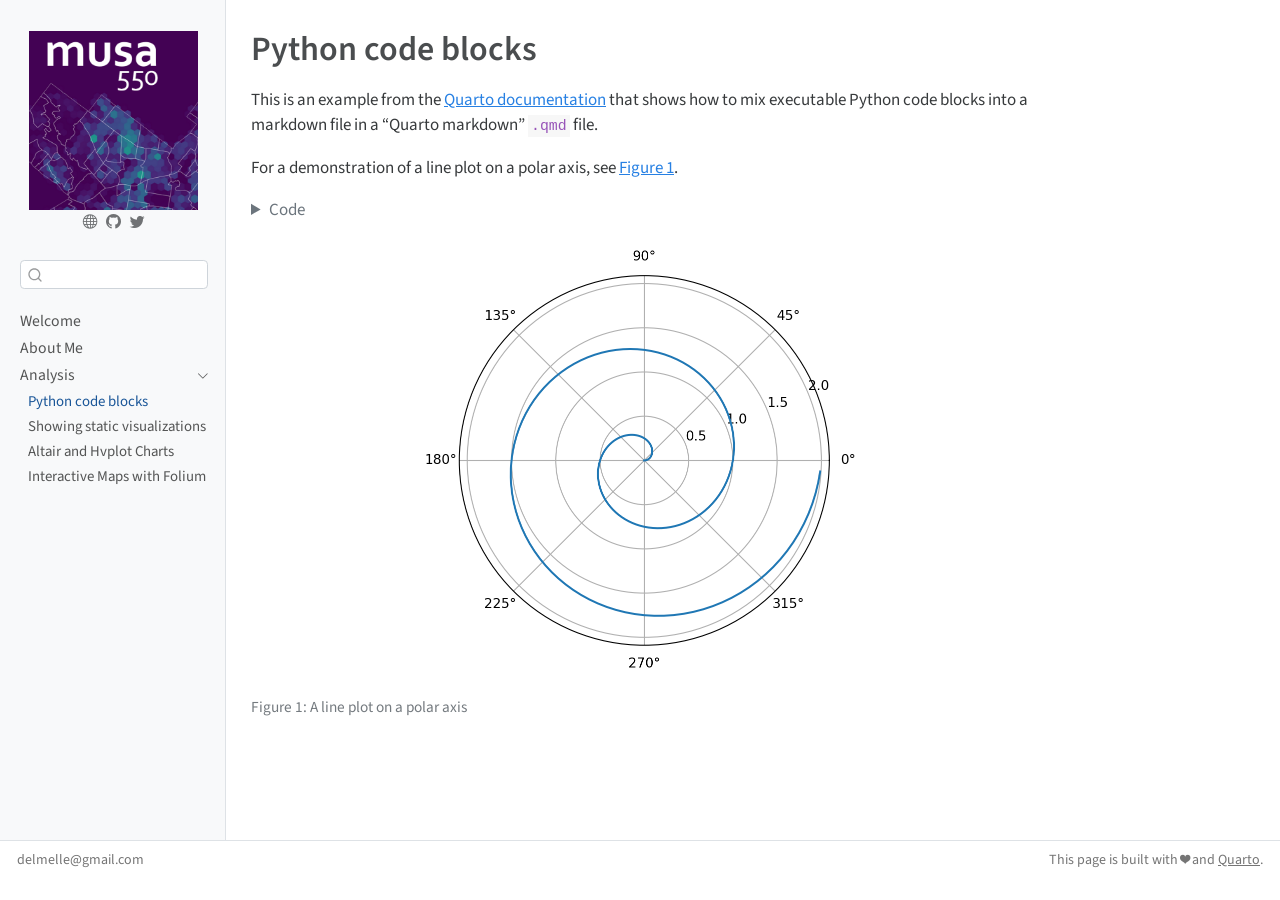
<file: docs/analysis/1-python-code-blocks.html>
<!DOCTYPE html>
<html xmlns="http://www.w3.org/1999/xhtml" lang="en" xml:lang="en"><head>

<meta charset="utf-8">
<meta name="generator" content="quarto-1.3.450">

<meta name="viewport" content="width=device-width, initial-scale=1.0, user-scalable=yes">


<title>MUSA 550 - Python code blocks</title>
<style>
code{white-space: pre-wrap;}
span.smallcaps{font-variant: small-caps;}
div.columns{display: flex; gap: min(4vw, 1.5em);}
div.column{flex: auto; overflow-x: auto;}
div.hanging-indent{margin-left: 1.5em; text-indent: -1.5em;}
ul.task-list{list-style: none;}
ul.task-list li input[type="checkbox"] {
  width: 0.8em;
  margin: 0 0.8em 0.2em -1em; /* quarto-specific, see https://github.com/quarto-dev/quarto-cli/issues/4556 */ 
  vertical-align: middle;
}
/* CSS for syntax highlighting */
pre > code.sourceCode { white-space: pre; position: relative; }
pre > code.sourceCode > span { display: inline-block; line-height: 1.25; }
pre > code.sourceCode > span:empty { height: 1.2em; }
.sourceCode { overflow: visible; }
code.sourceCode > span { color: inherit; text-decoration: inherit; }
div.sourceCode { margin: 1em 0; }
pre.sourceCode { margin: 0; }
@media screen {
div.sourceCode { overflow: auto; }
}
@media print {
pre > code.sourceCode { white-space: pre-wrap; }
pre > code.sourceCode > span { text-indent: -5em; padding-left: 5em; }
}
pre.numberSource code
  { counter-reset: source-line 0; }
pre.numberSource code > span
  { position: relative; left: -4em; counter-increment: source-line; }
pre.numberSource code > span > a:first-child::before
  { content: counter(source-line);
    position: relative; left: -1em; text-align: right; vertical-align: baseline;
    border: none; display: inline-block;
    -webkit-touch-callout: none; -webkit-user-select: none;
    -khtml-user-select: none; -moz-user-select: none;
    -ms-user-select: none; user-select: none;
    padding: 0 4px; width: 4em;
  }
pre.numberSource { margin-left: 3em;  padding-left: 4px; }
div.sourceCode
  {   }
@media screen {
pre > code.sourceCode > span > a:first-child::before { text-decoration: underline; }
}
</style>


<script src="../site_libs/quarto-nav/quarto-nav.js"></script>
<script src="../site_libs/clipboard/clipboard.min.js"></script>
<script src="../site_libs/quarto-search/autocomplete.umd.js"></script>
<script src="../site_libs/quarto-search/fuse.min.js"></script>
<script src="../site_libs/quarto-search/quarto-search.js"></script>
<meta name="quarto:offset" content="../">
<script src="../site_libs/quarto-html/quarto.js"></script>
<script src="../site_libs/quarto-html/popper.min.js"></script>
<script src="../site_libs/quarto-html/tippy.umd.min.js"></script>
<script src="../site_libs/quarto-html/anchor.min.js"></script>
<link href="../site_libs/quarto-html/tippy.css" rel="stylesheet">
<link href="../site_libs/quarto-html/quarto-syntax-highlighting.css" rel="stylesheet" id="quarto-text-highlighting-styles">
<script src="../site_libs/bootstrap/bootstrap.min.js"></script>
<link href="../site_libs/bootstrap/bootstrap-icons.css" rel="stylesheet">
<link href="../site_libs/bootstrap/bootstrap.min.css" rel="stylesheet" id="quarto-bootstrap" data-mode="light">
<script id="quarto-search-options" type="application/json">{
  "location": "sidebar",
  "copy-button": false,
  "collapse-after": 3,
  "panel-placement": "start",
  "type": "textbox",
  "limit": 20,
  "language": {
    "search-no-results-text": "No results",
    "search-matching-documents-text": "matching documents",
    "search-copy-link-title": "Copy link to search",
    "search-hide-matches-text": "Hide additional matches",
    "search-more-match-text": "more match in this document",
    "search-more-matches-text": "more matches in this document",
    "search-clear-button-title": "Clear",
    "search-detached-cancel-button-title": "Cancel",
    "search-submit-button-title": "Submit",
    "search-label": "Search"
  }
}</script>


<link rel="stylesheet" href="../styles.css">
</head>

<body class="nav-sidebar docked">

<div id="quarto-search-results"></div>
  <header id="quarto-header" class="headroom fixed-top">
  <nav class="quarto-secondary-nav">
    <div class="container-fluid d-flex">
      <button type="button" class="quarto-btn-toggle btn" data-bs-toggle="collapse" data-bs-target="#quarto-sidebar,#quarto-sidebar-glass" aria-controls="quarto-sidebar" aria-expanded="false" aria-label="Toggle sidebar navigation" onclick="if (window.quartoToggleHeadroom) { window.quartoToggleHeadroom(); }">
        <i class="bi bi-layout-text-sidebar-reverse"></i>
      </button>
      <nav class="quarto-page-breadcrumbs" aria-label="breadcrumb"><ol class="breadcrumb"><li class="breadcrumb-item"><a href="../analysis/index.html">Analysis</a></li><li class="breadcrumb-item"><a href="../analysis/1-python-code-blocks.html">Python code blocks</a></li></ol></nav>
      <a class="flex-grow-1" role="button" data-bs-toggle="collapse" data-bs-target="#quarto-sidebar,#quarto-sidebar-glass" aria-controls="quarto-sidebar" aria-expanded="false" aria-label="Toggle sidebar navigation" onclick="if (window.quartoToggleHeadroom) { window.quartoToggleHeadroom(); }">      
      </a>
      <button type="button" class="btn quarto-search-button" aria-label="" onclick="window.quartoOpenSearch();">
        <i class="bi bi-search"></i>
      </button>
    </div>
  </nav>
</header>
<!-- content -->
<div id="quarto-content" class="quarto-container page-columns page-rows-contents page-layout-article">
<!-- sidebar -->
  <nav id="quarto-sidebar" class="sidebar collapse collapse-horizontal sidebar-navigation docked overflow-auto">
    <div class="pt-lg-2 mt-2 text-center sidebar-header">
      <a href="../index.html" class="sidebar-logo-link">
      <img src="../images/course-icon.png" alt="" class="sidebar-logo py-0 d-lg-inline d-none">
      </a>
      <div class="sidebar-tools-main tools-wide">
    <a href="https://www.design.upenn.edu/people/eric-delmelle" rel="" title="Personal Website" class="quarto-navigation-tool px-1" aria-label="Personal Website"><i class="bi bi-globe"></i></a>
    <a href="https://github.com/MUSA-550-Fall-2024/" rel="" title="MUSA 550 GitHub" class="quarto-navigation-tool px-1" aria-label="MUSA 550 GitHub"><i class="bi bi-github"></i></a>
    <a href="https://twitter.com/ericdelmelle" rel="" title="Eric Delmelle Twitter" class="quarto-navigation-tool px-1" aria-label="Eric Delmelle Twitter"><i class="bi bi-twitter"></i></a>
</div>
      </div>
        <div class="mt-2 flex-shrink-0 align-items-center">
        <div class="sidebar-search">
        <div id="quarto-search" class="" title="Search"></div>
        </div>
        </div>
    <div class="sidebar-menu-container"> 
    <ul class="list-unstyled mt-1">
        <li class="sidebar-item">
  <div class="sidebar-item-container"> 
  <a href="../index.html" class="sidebar-item-text sidebar-link">
 <span class="menu-text">Welcome</span></a>
  </div>
</li>
        <li class="sidebar-item">
  <div class="sidebar-item-container"> 
  <a href="../about.html" class="sidebar-item-text sidebar-link">
 <span class="menu-text">About Me</span></a>
  </div>
</li>
        <li class="sidebar-item sidebar-item-section">
      <div class="sidebar-item-container"> 
            <a href="../analysis/index.html" class="sidebar-item-text sidebar-link">
 <span class="menu-text">Analysis</span></a>
          <a class="sidebar-item-toggle text-start" data-bs-toggle="collapse" data-bs-target="#quarto-sidebar-section-1" aria-expanded="true" aria-label="Toggle section">
            <i class="bi bi-chevron-right ms-2"></i>
          </a> 
      </div>
      <ul id="quarto-sidebar-section-1" class="collapse list-unstyled sidebar-section depth1 show">  
          <li class="sidebar-item">
  <div class="sidebar-item-container"> 
  <a href="../analysis/1-python-code-blocks.html" class="sidebar-item-text sidebar-link active">
 <span class="menu-text">Python code blocks</span></a>
  </div>
</li>
          <li class="sidebar-item">
  <div class="sidebar-item-container"> 
  <a href="../analysis/2-static-images.html" class="sidebar-item-text sidebar-link">
 <span class="menu-text">Showing static visualizations</span></a>
  </div>
</li>
          <li class="sidebar-item">
  <div class="sidebar-item-container"> 
  <a href="../analysis/3-altair-hvplot.html" class="sidebar-item-text sidebar-link">
 <span class="menu-text">Altair and Hvplot Charts</span></a>
  </div>
</li>
          <li class="sidebar-item">
  <div class="sidebar-item-container"> 
  <a href="../analysis/4-folium.html" class="sidebar-item-text sidebar-link">
 <span class="menu-text">Interactive Maps with Folium</span></a>
  </div>
</li>
      </ul>
  </li>
    </ul>
    </div>
</nav>
<div id="quarto-sidebar-glass" data-bs-toggle="collapse" data-bs-target="#quarto-sidebar,#quarto-sidebar-glass"></div>
<!-- margin-sidebar -->
    <div id="quarto-margin-sidebar" class="sidebar margin-sidebar">
        
    </div>
<!-- main -->
<main class="content" id="quarto-document-content">

<header id="title-block-header" class="quarto-title-block default">
<div class="quarto-title">
<h1 class="title">Python code blocks</h1>
</div>



<div class="quarto-title-meta">

    
  
    
  </div>
  

</header>

<p>This is an example from the <a href="https://quarto.org/docs/computations/python.html">Quarto documentation</a> that shows how to mix executable Python code blocks into a markdown file in a “Quarto markdown” <code>.qmd</code> file.</p>
<p>For a demonstration of a line plot on a polar axis, see <a href="#fig-polar">Figure&nbsp;1</a>.</p>
<div class="cell" data-execution_count="1">
<details>
<summary>Code</summary>
<div class="sourceCode cell-code" id="cb1"><pre class="sourceCode python code-with-copy"><code class="sourceCode python"><span id="cb1-1"><a href="#cb1-1" aria-hidden="true" tabindex="-1"></a><span class="im">import</span> numpy <span class="im">as</span> np</span>
<span id="cb1-2"><a href="#cb1-2" aria-hidden="true" tabindex="-1"></a><span class="im">import</span> matplotlib.pyplot <span class="im">as</span> plt</span>
<span id="cb1-3"><a href="#cb1-3" aria-hidden="true" tabindex="-1"></a></span>
<span id="cb1-4"><a href="#cb1-4" aria-hidden="true" tabindex="-1"></a>r <span class="op">=</span> np.arange(<span class="dv">0</span>, <span class="dv">2</span>, <span class="fl">0.01</span>)</span>
<span id="cb1-5"><a href="#cb1-5" aria-hidden="true" tabindex="-1"></a>theta <span class="op">=</span> <span class="dv">2</span> <span class="op">*</span> np.pi <span class="op">*</span> r</span>
<span id="cb1-6"><a href="#cb1-6" aria-hidden="true" tabindex="-1"></a>fig, ax <span class="op">=</span> plt.subplots(</span>
<span id="cb1-7"><a href="#cb1-7" aria-hidden="true" tabindex="-1"></a>  subplot_kw <span class="op">=</span> {<span class="st">'projection'</span>: <span class="st">'polar'</span>} </span>
<span id="cb1-8"><a href="#cb1-8" aria-hidden="true" tabindex="-1"></a>)</span>
<span id="cb1-9"><a href="#cb1-9" aria-hidden="true" tabindex="-1"></a>ax.plot(theta, r)</span>
<span id="cb1-10"><a href="#cb1-10" aria-hidden="true" tabindex="-1"></a>ax.set_rticks([<span class="fl">0.5</span>, <span class="dv">1</span>, <span class="fl">1.5</span>, <span class="dv">2</span>])</span>
<span id="cb1-11"><a href="#cb1-11" aria-hidden="true" tabindex="-1"></a>ax.grid(<span class="va">True</span>)</span>
<span id="cb1-12"><a href="#cb1-12" aria-hidden="true" tabindex="-1"></a>plt.show()</span></code><button title="Copy to Clipboard" class="code-copy-button"><i class="bi"></i></button></pre></div>
</details>
<div class="cell-output cell-output-display">
<div id="fig-polar" class="quarto-figure quarto-figure-center anchored">
<figure class="figure">
<p><img src="1-python-code-blocks_files/figure-html/fig-polar-output-1.png" width="450" height="439" class="figure-img"></p>
<figcaption class="figure-caption">Figure&nbsp;1: A line plot on a polar axis</figcaption>
</figure>
</div>
</div>
</div>



</main> <!-- /main -->
<script id="quarto-html-after-body" type="application/javascript">
window.document.addEventListener("DOMContentLoaded", function (event) {
  const toggleBodyColorMode = (bsSheetEl) => {
    const mode = bsSheetEl.getAttribute("data-mode");
    const bodyEl = window.document.querySelector("body");
    if (mode === "dark") {
      bodyEl.classList.add("quarto-dark");
      bodyEl.classList.remove("quarto-light");
    } else {
      bodyEl.classList.add("quarto-light");
      bodyEl.classList.remove("quarto-dark");
    }
  }
  const toggleBodyColorPrimary = () => {
    const bsSheetEl = window.document.querySelector("link#quarto-bootstrap");
    if (bsSheetEl) {
      toggleBodyColorMode(bsSheetEl);
    }
  }
  toggleBodyColorPrimary();  
  const icon = "";
  const anchorJS = new window.AnchorJS();
  anchorJS.options = {
    placement: 'right',
    icon: icon
  };
  anchorJS.add('.anchored');
  const isCodeAnnotation = (el) => {
    for (const clz of el.classList) {
      if (clz.startsWith('code-annotation-')) {                     
        return true;
      }
    }
    return false;
  }
  const clipboard = new window.ClipboardJS('.code-copy-button', {
    text: function(trigger) {
      const codeEl = trigger.previousElementSibling.cloneNode(true);
      for (const childEl of codeEl.children) {
        if (isCodeAnnotation(childEl)) {
          childEl.remove();
        }
      }
      return codeEl.innerText;
    }
  });
  clipboard.on('success', function(e) {
    // button target
    const button = e.trigger;
    // don't keep focus
    button.blur();
    // flash "checked"
    button.classList.add('code-copy-button-checked');
    var currentTitle = button.getAttribute("title");
    button.setAttribute("title", "Copied!");
    let tooltip;
    if (window.bootstrap) {
      button.setAttribute("data-bs-toggle", "tooltip");
      button.setAttribute("data-bs-placement", "left");
      button.setAttribute("data-bs-title", "Copied!");
      tooltip = new bootstrap.Tooltip(button, 
        { trigger: "manual", 
          customClass: "code-copy-button-tooltip",
          offset: [0, -8]});
      tooltip.show();    
    }
    setTimeout(function() {
      if (tooltip) {
        tooltip.hide();
        button.removeAttribute("data-bs-title");
        button.removeAttribute("data-bs-toggle");
        button.removeAttribute("data-bs-placement");
      }
      button.setAttribute("title", currentTitle);
      button.classList.remove('code-copy-button-checked');
    }, 1000);
    // clear code selection
    e.clearSelection();
  });
  function tippyHover(el, contentFn) {
    const config = {
      allowHTML: true,
      content: contentFn,
      maxWidth: 500,
      delay: 100,
      arrow: false,
      appendTo: function(el) {
          return el.parentElement;
      },
      interactive: true,
      interactiveBorder: 10,
      theme: 'quarto',
      placement: 'bottom-start'
    };
    window.tippy(el, config); 
  }
  const noterefs = window.document.querySelectorAll('a[role="doc-noteref"]');
  for (var i=0; i<noterefs.length; i++) {
    const ref = noterefs[i];
    tippyHover(ref, function() {
      // use id or data attribute instead here
      let href = ref.getAttribute('data-footnote-href') || ref.getAttribute('href');
      try { href = new URL(href).hash; } catch {}
      const id = href.replace(/^#\/?/, "");
      const note = window.document.getElementById(id);
      return note.innerHTML;
    });
  }
      let selectedAnnoteEl;
      const selectorForAnnotation = ( cell, annotation) => {
        let cellAttr = 'data-code-cell="' + cell + '"';
        let lineAttr = 'data-code-annotation="' +  annotation + '"';
        const selector = 'span[' + cellAttr + '][' + lineAttr + ']';
        return selector;
      }
      const selectCodeLines = (annoteEl) => {
        const doc = window.document;
        const targetCell = annoteEl.getAttribute("data-target-cell");
        const targetAnnotation = annoteEl.getAttribute("data-target-annotation");
        const annoteSpan = window.document.querySelector(selectorForAnnotation(targetCell, targetAnnotation));
        const lines = annoteSpan.getAttribute("data-code-lines").split(",");
        const lineIds = lines.map((line) => {
          return targetCell + "-" + line;
        })
        let top = null;
        let height = null;
        let parent = null;
        if (lineIds.length > 0) {
            //compute the position of the single el (top and bottom and make a div)
            const el = window.document.getElementById(lineIds[0]);
            top = el.offsetTop;
            height = el.offsetHeight;
            parent = el.parentElement.parentElement;
          if (lineIds.length > 1) {
            const lastEl = window.document.getElementById(lineIds[lineIds.length - 1]);
            const bottom = lastEl.offsetTop + lastEl.offsetHeight;
            height = bottom - top;
          }
          if (top !== null && height !== null && parent !== null) {
            // cook up a div (if necessary) and position it 
            let div = window.document.getElementById("code-annotation-line-highlight");
            if (div === null) {
              div = window.document.createElement("div");
              div.setAttribute("id", "code-annotation-line-highlight");
              div.style.position = 'absolute';
              parent.appendChild(div);
            }
            div.style.top = top - 2 + "px";
            div.style.height = height + 4 + "px";
            let gutterDiv = window.document.getElementById("code-annotation-line-highlight-gutter");
            if (gutterDiv === null) {
              gutterDiv = window.document.createElement("div");
              gutterDiv.setAttribute("id", "code-annotation-line-highlight-gutter");
              gutterDiv.style.position = 'absolute';
              const codeCell = window.document.getElementById(targetCell);
              const gutter = codeCell.querySelector('.code-annotation-gutter');
              gutter.appendChild(gutterDiv);
            }
            gutterDiv.style.top = top - 2 + "px";
            gutterDiv.style.height = height + 4 + "px";
          }
          selectedAnnoteEl = annoteEl;
        }
      };
      const unselectCodeLines = () => {
        const elementsIds = ["code-annotation-line-highlight", "code-annotation-line-highlight-gutter"];
        elementsIds.forEach((elId) => {
          const div = window.document.getElementById(elId);
          if (div) {
            div.remove();
          }
        });
        selectedAnnoteEl = undefined;
      };
      // Attach click handler to the DT
      const annoteDls = window.document.querySelectorAll('dt[data-target-cell]');
      for (const annoteDlNode of annoteDls) {
        annoteDlNode.addEventListener('click', (event) => {
          const clickedEl = event.target;
          if (clickedEl !== selectedAnnoteEl) {
            unselectCodeLines();
            const activeEl = window.document.querySelector('dt[data-target-cell].code-annotation-active');
            if (activeEl) {
              activeEl.classList.remove('code-annotation-active');
            }
            selectCodeLines(clickedEl);
            clickedEl.classList.add('code-annotation-active');
          } else {
            // Unselect the line
            unselectCodeLines();
            clickedEl.classList.remove('code-annotation-active');
          }
        });
      }
  const findCites = (el) => {
    const parentEl = el.parentElement;
    if (parentEl) {
      const cites = parentEl.dataset.cites;
      if (cites) {
        return {
          el,
          cites: cites.split(' ')
        };
      } else {
        return findCites(el.parentElement)
      }
    } else {
      return undefined;
    }
  };
  var bibliorefs = window.document.querySelectorAll('a[role="doc-biblioref"]');
  for (var i=0; i<bibliorefs.length; i++) {
    const ref = bibliorefs[i];
    const citeInfo = findCites(ref);
    if (citeInfo) {
      tippyHover(citeInfo.el, function() {
        var popup = window.document.createElement('div');
        citeInfo.cites.forEach(function(cite) {
          var citeDiv = window.document.createElement('div');
          citeDiv.classList.add('hanging-indent');
          citeDiv.classList.add('csl-entry');
          var biblioDiv = window.document.getElementById('ref-' + cite);
          if (biblioDiv) {
            citeDiv.innerHTML = biblioDiv.innerHTML;
          }
          popup.appendChild(citeDiv);
        });
        return popup.innerHTML;
      });
    }
  }
});
</script>
</div> <!-- /content -->
<footer class="footer">
  <div class="nav-footer">
    <div class="nav-footer-left">delmelle@gmail.com</div>   
    <div class="nav-footer-center">
      &nbsp;
    </div>
    <div class="nav-footer-right">This page is built with ❤️ and <a href="https://quarto.org/">Quarto</a>.</div>
  </div>
</footer>



</body></html>
</file>
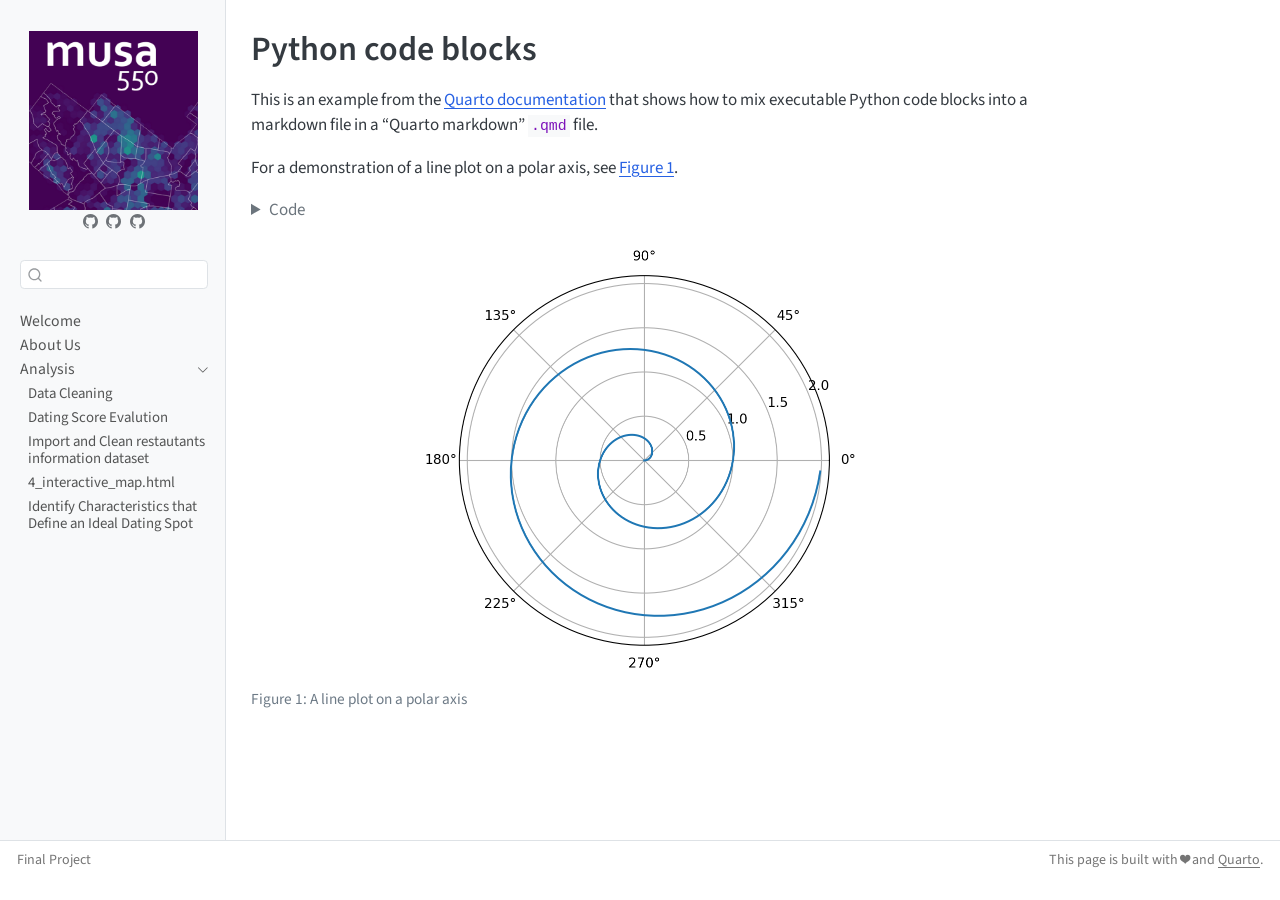
<file: finalfinal_Kuma_Wenjun_Chloe/docs/analysis/1-python-code-blocks.html>
<!DOCTYPE html>
<html xmlns="http://www.w3.org/1999/xhtml" lang="en" xml:lang="en"><head>

<meta charset="utf-8">
<meta name="generator" content="quarto-1.6.39">

<meta name="viewport" content="width=device-width, initial-scale=1.0, user-scalable=yes">


<title>Python code blocks – Final Project</title>
<style>
code{white-space: pre-wrap;}
span.smallcaps{font-variant: small-caps;}
div.columns{display: flex; gap: min(4vw, 1.5em);}
div.column{flex: auto; overflow-x: auto;}
div.hanging-indent{margin-left: 1.5em; text-indent: -1.5em;}
ul.task-list{list-style: none;}
ul.task-list li input[type="checkbox"] {
  width: 0.8em;
  margin: 0 0.8em 0.2em -1em; /* quarto-specific, see https://github.com/quarto-dev/quarto-cli/issues/4556 */ 
  vertical-align: middle;
}
/* CSS for syntax highlighting */
pre > code.sourceCode { white-space: pre; position: relative; }
pre > code.sourceCode > span { line-height: 1.25; }
pre > code.sourceCode > span:empty { height: 1.2em; }
.sourceCode { overflow: visible; }
code.sourceCode > span { color: inherit; text-decoration: inherit; }
div.sourceCode { margin: 1em 0; }
pre.sourceCode { margin: 0; }
@media screen {
div.sourceCode { overflow: auto; }
}
@media print {
pre > code.sourceCode { white-space: pre-wrap; }
pre > code.sourceCode > span { display: inline-block; text-indent: -5em; padding-left: 5em; }
}
pre.numberSource code
  { counter-reset: source-line 0; }
pre.numberSource code > span
  { position: relative; left: -4em; counter-increment: source-line; }
pre.numberSource code > span > a:first-child::before
  { content: counter(source-line);
    position: relative; left: -1em; text-align: right; vertical-align: baseline;
    border: none; display: inline-block;
    -webkit-touch-callout: none; -webkit-user-select: none;
    -khtml-user-select: none; -moz-user-select: none;
    -ms-user-select: none; user-select: none;
    padding: 0 4px; width: 4em;
  }
pre.numberSource { margin-left: 3em;  padding-left: 4px; }
div.sourceCode
  {   }
@media screen {
pre > code.sourceCode > span > a:first-child::before { text-decoration: underline; }
}
</style>


<script src="../site_libs/quarto-nav/quarto-nav.js"></script>
<script src="../site_libs/clipboard/clipboard.min.js"></script>
<script src="../site_libs/quarto-search/autocomplete.umd.js"></script>
<script src="../site_libs/quarto-search/fuse.min.js"></script>
<script src="../site_libs/quarto-search/quarto-search.js"></script>
<meta name="quarto:offset" content="../">
<script src="../site_libs/quarto-html/quarto.js"></script>
<script src="../site_libs/quarto-html/popper.min.js"></script>
<script src="../site_libs/quarto-html/tippy.umd.min.js"></script>
<script src="../site_libs/quarto-html/anchor.min.js"></script>
<link href="../site_libs/quarto-html/tippy.css" rel="stylesheet">
<link href="../site_libs/quarto-html/quarto-syntax-highlighting-9ea0a49c779b6fc496fdb60b6bf00fef.css" rel="stylesheet" id="quarto-text-highlighting-styles">
<script src="../site_libs/bootstrap/bootstrap.min.js"></script>
<link href="../site_libs/bootstrap/bootstrap-icons.css" rel="stylesheet">
<link href="../site_libs/bootstrap/bootstrap-9b6c00cfdd9f97392670a293d2d1e528.min.css" rel="stylesheet" append-hash="true" id="quarto-bootstrap" data-mode="light">
<script id="quarto-search-options" type="application/json">{
  "location": "sidebar",
  "copy-button": false,
  "collapse-after": 3,
  "panel-placement": "start",
  "type": "textbox",
  "limit": 50,
  "keyboard-shortcut": [
    "f",
    "/",
    "s"
  ],
  "show-item-context": false,
  "language": {
    "search-no-results-text": "No results",
    "search-matching-documents-text": "matching documents",
    "search-copy-link-title": "Copy link to search",
    "search-hide-matches-text": "Hide additional matches",
    "search-more-match-text": "more match in this document",
    "search-more-matches-text": "more matches in this document",
    "search-clear-button-title": "Clear",
    "search-text-placeholder": "",
    "search-detached-cancel-button-title": "Cancel",
    "search-submit-button-title": "Submit",
    "search-label": "Search"
  }
}</script>


<link rel="stylesheet" href="../styles.css">
</head>

<body class="nav-sidebar docked">

<div id="quarto-search-results"></div>
  <header id="quarto-header" class="headroom fixed-top">
  <nav class="quarto-secondary-nav">
    <div class="container-fluid d-flex">
      <button type="button" class="quarto-btn-toggle btn" data-bs-toggle="collapse" role="button" data-bs-target=".quarto-sidebar-collapse-item" aria-controls="quarto-sidebar" aria-expanded="false" aria-label="Toggle sidebar navigation" onclick="if (window.quartoToggleHeadroom) { window.quartoToggleHeadroom(); }">
        <i class="bi bi-layout-text-sidebar-reverse"></i>
      </button>
        <nav class="quarto-page-breadcrumbs" aria-label="breadcrumb"><ol class="breadcrumb"><li class="breadcrumb-item">Python code blocks</li></ol></nav>
        <a class="flex-grow-1" role="navigation" data-bs-toggle="collapse" data-bs-target=".quarto-sidebar-collapse-item" aria-controls="quarto-sidebar" aria-expanded="false" aria-label="Toggle sidebar navigation" onclick="if (window.quartoToggleHeadroom) { window.quartoToggleHeadroom(); }">      
        </a>
      <button type="button" class="btn quarto-search-button" aria-label="Search" onclick="window.quartoOpenSearch();">
        <i class="bi bi-search"></i>
      </button>
    </div>
  </nav>
</header>
<!-- content -->
<div id="quarto-content" class="quarto-container page-columns page-rows-contents page-layout-article">
<!-- sidebar -->
  <nav id="quarto-sidebar" class="sidebar collapse collapse-horizontal quarto-sidebar-collapse-item sidebar-navigation docked overflow-auto">
    <div class="pt-lg-2 mt-2 text-center sidebar-header">
      <a href="../index.html" class="sidebar-logo-link">
      <img src="../images/course-icon.png" alt="" class="sidebar-logo py-0 d-lg-inline d-none">
      </a>
      <div class="sidebar-tools-main tools-wide">
    <a href="https://github.com/KkkumaLuo" title="MUSA 550 GitHub" class="quarto-navigation-tool px-1" aria-label="MUSA 550 GitHub"><i class="bi bi-github"></i></a>
    <a href="https://github.com/whitneypig" title="MUSA 550 GitHub" class="quarto-navigation-tool px-1" aria-label="MUSA 550 GitHub"><i class="bi bi-github"></i></a>
    <a href="https://github.com/chloezhang1103" title="MUSA 550 GitHub" class="quarto-navigation-tool px-1" aria-label="MUSA 550 GitHub"><i class="bi bi-github"></i></a>
</div>
      </div>
        <div class="mt-2 flex-shrink-0 align-items-center">
        <div class="sidebar-search">
        <div id="quarto-search" class="" title="Search"></div>
        </div>
        </div>
    <div class="sidebar-menu-container"> 
    <ul class="list-unstyled mt-1">
        <li class="sidebar-item">
  <div class="sidebar-item-container"> 
  <a href="../index.html" class="sidebar-item-text sidebar-link">
 <span class="menu-text">Welcome</span></a>
  </div>
</li>
        <li class="sidebar-item">
  <div class="sidebar-item-container"> 
  <a href="../about.html" class="sidebar-item-text sidebar-link">
 <span class="menu-text">About Us</span></a>
  </div>
</li>
        <li class="sidebar-item sidebar-item-section">
      <div class="sidebar-item-container"> 
            <a href="../analysis/index.html" class="sidebar-item-text sidebar-link">
 <span class="menu-text">Analysis</span></a>
          <a class="sidebar-item-toggle text-start" data-bs-toggle="collapse" data-bs-target="#quarto-sidebar-section-1" role="navigation" aria-expanded="true" aria-label="Toggle section">
            <i class="bi bi-chevron-right ms-2"></i>
          </a> 
      </div>
      <ul id="quarto-sidebar-section-1" class="collapse list-unstyled sidebar-section depth1 show">  
          <li class="sidebar-item">
  <div class="sidebar-item-container"> 
  <a href="../analysis/1_Data_Cleaning.html" class="sidebar-item-text sidebar-link">
 <span class="menu-text">Data Cleaning</span></a>
  </div>
</li>
          <li class="sidebar-item">
  <div class="sidebar-item-container"> 
  <a href="../analysis/2_DatingScore_Restaurants.html" class="sidebar-item-text sidebar-link">
 <span class="menu-text">Dating Score Evalution</span></a>
  </div>
</li>
          <li class="sidebar-item">
  <div class="sidebar-item-container"> 
  <a href="../analysis/3_NYC_Restaurant_Environmental_Insights.html" class="sidebar-item-text sidebar-link">
 <span class="menu-text">Import and Clean restautants information dataset</span></a>
  </div>
</li>
          <li class="sidebar-item">
  <div class="sidebar-item-container"> 
  <a href="../analysis/4_interactive_map.html" class="sidebar-item-text sidebar-link">
 <span class="menu-text">4_interactive_map.html</span></a>
  </div>
</li>
          <li class="sidebar-item">
  <div class="sidebar-item-container"> 
  <a href="../analysis/5_K-means_to Identify_Best Dating Places.html" class="sidebar-item-text sidebar-link">
 <span class="menu-text">Identify Characteristics that Define an Ideal Dating Spot</span></a>
  </div>
</li>
      </ul>
  </li>
    </ul>
    </div>
</nav>
<div id="quarto-sidebar-glass" class="quarto-sidebar-collapse-item" data-bs-toggle="collapse" data-bs-target=".quarto-sidebar-collapse-item"></div>
<!-- margin-sidebar -->
    <div id="quarto-margin-sidebar" class="sidebar margin-sidebar zindex-bottom">
        
    </div>
<!-- main -->
<main class="content" id="quarto-document-content">

<header id="title-block-header" class="quarto-title-block default">
<div class="quarto-title">
<h1 class="title">Python code blocks</h1>
</div>



<div class="quarto-title-meta">

    
  
    
  </div>
  


</header>


<p>This is an example from the <a href="https://quarto.org/docs/computations/python.html">Quarto documentation</a> that shows how to mix executable Python code blocks into a markdown file in a “Quarto markdown” <code>.qmd</code> file.</p>
<p>For a demonstration of a line plot on a polar axis, see <a href="#fig-polar" class="quarto-xref">Figure&nbsp;1</a>.</p>
<div id="cell-fig-polar" class="cell" data-execution_count="1">
<details class="code-fold">
<summary>Code</summary>
<div class="sourceCode cell-code" id="cb1"><pre class="sourceCode python code-with-copy"><code class="sourceCode python"><span id="cb1-1"><a href="#cb1-1" aria-hidden="true" tabindex="-1"></a><span class="im">import</span> numpy <span class="im">as</span> np</span>
<span id="cb1-2"><a href="#cb1-2" aria-hidden="true" tabindex="-1"></a><span class="im">import</span> matplotlib.pyplot <span class="im">as</span> plt</span>
<span id="cb1-3"><a href="#cb1-3" aria-hidden="true" tabindex="-1"></a></span>
<span id="cb1-4"><a href="#cb1-4" aria-hidden="true" tabindex="-1"></a>r <span class="op">=</span> np.arange(<span class="dv">0</span>, <span class="dv">2</span>, <span class="fl">0.01</span>)</span>
<span id="cb1-5"><a href="#cb1-5" aria-hidden="true" tabindex="-1"></a>theta <span class="op">=</span> <span class="dv">2</span> <span class="op">*</span> np.pi <span class="op">*</span> r</span>
<span id="cb1-6"><a href="#cb1-6" aria-hidden="true" tabindex="-1"></a>fig, ax <span class="op">=</span> plt.subplots(</span>
<span id="cb1-7"><a href="#cb1-7" aria-hidden="true" tabindex="-1"></a>  subplot_kw <span class="op">=</span> {<span class="st">'projection'</span>: <span class="st">'polar'</span>} </span>
<span id="cb1-8"><a href="#cb1-8" aria-hidden="true" tabindex="-1"></a>)</span>
<span id="cb1-9"><a href="#cb1-9" aria-hidden="true" tabindex="-1"></a>ax.plot(theta, r)</span>
<span id="cb1-10"><a href="#cb1-10" aria-hidden="true" tabindex="-1"></a>ax.set_rticks([<span class="fl">0.5</span>, <span class="dv">1</span>, <span class="fl">1.5</span>, <span class="dv">2</span>])</span>
<span id="cb1-11"><a href="#cb1-11" aria-hidden="true" tabindex="-1"></a>ax.grid(<span class="va">True</span>)</span>
<span id="cb1-12"><a href="#cb1-12" aria-hidden="true" tabindex="-1"></a>plt.show()</span></code><button title="Copy to Clipboard" class="code-copy-button"><i class="bi"></i></button></pre></div>
</details>
<div class="cell-output cell-output-display">
<div id="fig-polar" class="quarto-float quarto-figure quarto-figure-center anchored">
<figure class="quarto-float quarto-float-fig figure">
<div aria-describedby="fig-polar-caption-0ceaefa1-69ba-4598-a22c-09a6ac19f8ca">
<img src="1-python-code-blocks_files/figure-html/fig-polar-output-1.png" width="450" height="439" class="figure-img">
</div>
<figcaption class="quarto-float-caption-bottom quarto-float-caption quarto-float-fig" id="fig-polar-caption-0ceaefa1-69ba-4598-a22c-09a6ac19f8ca">
Figure&nbsp;1: A line plot on a polar axis
</figcaption>
</figure>
</div>
</div>
</div>



</main> <!-- /main -->
<script id="quarto-html-after-body" type="application/javascript">
window.document.addEventListener("DOMContentLoaded", function (event) {
  const toggleBodyColorMode = (bsSheetEl) => {
    const mode = bsSheetEl.getAttribute("data-mode");
    const bodyEl = window.document.querySelector("body");
    if (mode === "dark") {
      bodyEl.classList.add("quarto-dark");
      bodyEl.classList.remove("quarto-light");
    } else {
      bodyEl.classList.add("quarto-light");
      bodyEl.classList.remove("quarto-dark");
    }
  }
  const toggleBodyColorPrimary = () => {
    const bsSheetEl = window.document.querySelector("link#quarto-bootstrap");
    if (bsSheetEl) {
      toggleBodyColorMode(bsSheetEl);
    }
  }
  toggleBodyColorPrimary();  
  const icon = "";
  const anchorJS = new window.AnchorJS();
  anchorJS.options = {
    placement: 'right',
    icon: icon
  };
  anchorJS.add('.anchored');
  const isCodeAnnotation = (el) => {
    for (const clz of el.classList) {
      if (clz.startsWith('code-annotation-')) {                     
        return true;
      }
    }
    return false;
  }
  const onCopySuccess = function(e) {
    // button target
    const button = e.trigger;
    // don't keep focus
    button.blur();
    // flash "checked"
    button.classList.add('code-copy-button-checked');
    var currentTitle = button.getAttribute("title");
    button.setAttribute("title", "Copied!");
    let tooltip;
    if (window.bootstrap) {
      button.setAttribute("data-bs-toggle", "tooltip");
      button.setAttribute("data-bs-placement", "left");
      button.setAttribute("data-bs-title", "Copied!");
      tooltip = new bootstrap.Tooltip(button, 
        { trigger: "manual", 
          customClass: "code-copy-button-tooltip",
          offset: [0, -8]});
      tooltip.show();    
    }
    setTimeout(function() {
      if (tooltip) {
        tooltip.hide();
        button.removeAttribute("data-bs-title");
        button.removeAttribute("data-bs-toggle");
        button.removeAttribute("data-bs-placement");
      }
      button.setAttribute("title", currentTitle);
      button.classList.remove('code-copy-button-checked');
    }, 1000);
    // clear code selection
    e.clearSelection();
  }
  const getTextToCopy = function(trigger) {
      const codeEl = trigger.previousElementSibling.cloneNode(true);
      for (const childEl of codeEl.children) {
        if (isCodeAnnotation(childEl)) {
          childEl.remove();
        }
      }
      return codeEl.innerText;
  }
  const clipboard = new window.ClipboardJS('.code-copy-button:not([data-in-quarto-modal])', {
    text: getTextToCopy
  });
  clipboard.on('success', onCopySuccess);
  if (window.document.getElementById('quarto-embedded-source-code-modal')) {
    const clipboardModal = new window.ClipboardJS('.code-copy-button[data-in-quarto-modal]', {
      text: getTextToCopy,
      container: window.document.getElementById('quarto-embedded-source-code-modal')
    });
    clipboardModal.on('success', onCopySuccess);
  }
    var localhostRegex = new RegExp(/^(?:http|https):\/\/localhost\:?[0-9]*\//);
    var mailtoRegex = new RegExp(/^mailto:/);
      var filterRegex = new RegExp('/' + window.location.host + '/');
    var isInternal = (href) => {
        return filterRegex.test(href) || localhostRegex.test(href) || mailtoRegex.test(href);
    }
    // Inspect non-navigation links and adorn them if external
 	var links = window.document.querySelectorAll('a[href]:not(.nav-link):not(.navbar-brand):not(.toc-action):not(.sidebar-link):not(.sidebar-item-toggle):not(.pagination-link):not(.no-external):not([aria-hidden]):not(.dropdown-item):not(.quarto-navigation-tool):not(.about-link)');
    for (var i=0; i<links.length; i++) {
      const link = links[i];
      if (!isInternal(link.href)) {
        // undo the damage that might have been done by quarto-nav.js in the case of
        // links that we want to consider external
        if (link.dataset.originalHref !== undefined) {
          link.href = link.dataset.originalHref;
        }
      }
    }
  function tippyHover(el, contentFn, onTriggerFn, onUntriggerFn) {
    const config = {
      allowHTML: true,
      maxWidth: 500,
      delay: 100,
      arrow: false,
      appendTo: function(el) {
          return el.parentElement;
      },
      interactive: true,
      interactiveBorder: 10,
      theme: 'quarto',
      placement: 'bottom-start',
    };
    if (contentFn) {
      config.content = contentFn;
    }
    if (onTriggerFn) {
      config.onTrigger = onTriggerFn;
    }
    if (onUntriggerFn) {
      config.onUntrigger = onUntriggerFn;
    }
    window.tippy(el, config); 
  }
  const noterefs = window.document.querySelectorAll('a[role="doc-noteref"]');
  for (var i=0; i<noterefs.length; i++) {
    const ref = noterefs[i];
    tippyHover(ref, function() {
      // use id or data attribute instead here
      let href = ref.getAttribute('data-footnote-href') || ref.getAttribute('href');
      try { href = new URL(href).hash; } catch {}
      const id = href.replace(/^#\/?/, "");
      const note = window.document.getElementById(id);
      if (note) {
        return note.innerHTML;
      } else {
        return "";
      }
    });
  }
  const xrefs = window.document.querySelectorAll('a.quarto-xref');
  const processXRef = (id, note) => {
    // Strip column container classes
    const stripColumnClz = (el) => {
      el.classList.remove("page-full", "page-columns");
      if (el.children) {
        for (const child of el.children) {
          stripColumnClz(child);
        }
      }
    }
    stripColumnClz(note)
    if (id === null || id.startsWith('sec-')) {
      // Special case sections, only their first couple elements
      const container = document.createElement("div");
      if (note.children && note.children.length > 2) {
        container.appendChild(note.children[0].cloneNode(true));
        for (let i = 1; i < note.children.length; i++) {
          const child = note.children[i];
          if (child.tagName === "P" && child.innerText === "") {
            continue;
          } else {
            container.appendChild(child.cloneNode(true));
            break;
          }
        }
        if (window.Quarto?.typesetMath) {
          window.Quarto.typesetMath(container);
        }
        return container.innerHTML
      } else {
        if (window.Quarto?.typesetMath) {
          window.Quarto.typesetMath(note);
        }
        return note.innerHTML;
      }
    } else {
      // Remove any anchor links if they are present
      const anchorLink = note.querySelector('a.anchorjs-link');
      if (anchorLink) {
        anchorLink.remove();
      }
      if (window.Quarto?.typesetMath) {
        window.Quarto.typesetMath(note);
      }
      if (note.classList.contains("callout")) {
        return note.outerHTML;
      } else {
        return note.innerHTML;
      }
    }
  }
  for (var i=0; i<xrefs.length; i++) {
    const xref = xrefs[i];
    tippyHover(xref, undefined, function(instance) {
      instance.disable();
      let url = xref.getAttribute('href');
      let hash = undefined; 
      if (url.startsWith('#')) {
        hash = url;
      } else {
        try { hash = new URL(url).hash; } catch {}
      }
      if (hash) {
        const id = hash.replace(/^#\/?/, "");
        const note = window.document.getElementById(id);
        if (note !== null) {
          try {
            const html = processXRef(id, note.cloneNode(true));
            instance.setContent(html);
          } finally {
            instance.enable();
            instance.show();
          }
        } else {
          // See if we can fetch this
          fetch(url.split('#')[0])
          .then(res => res.text())
          .then(html => {
            const parser = new DOMParser();
            const htmlDoc = parser.parseFromString(html, "text/html");
            const note = htmlDoc.getElementById(id);
            if (note !== null) {
              const html = processXRef(id, note);
              instance.setContent(html);
            } 
          }).finally(() => {
            instance.enable();
            instance.show();
          });
        }
      } else {
        // See if we can fetch a full url (with no hash to target)
        // This is a special case and we should probably do some content thinning / targeting
        fetch(url)
        .then(res => res.text())
        .then(html => {
          const parser = new DOMParser();
          const htmlDoc = parser.parseFromString(html, "text/html");
          const note = htmlDoc.querySelector('main.content');
          if (note !== null) {
            // This should only happen for chapter cross references
            // (since there is no id in the URL)
            // remove the first header
            if (note.children.length > 0 && note.children[0].tagName === "HEADER") {
              note.children[0].remove();
            }
            const html = processXRef(null, note);
            instance.setContent(html);
          } 
        }).finally(() => {
          instance.enable();
          instance.show();
        });
      }
    }, function(instance) {
    });
  }
      let selectedAnnoteEl;
      const selectorForAnnotation = ( cell, annotation) => {
        let cellAttr = 'data-code-cell="' + cell + '"';
        let lineAttr = 'data-code-annotation="' +  annotation + '"';
        const selector = 'span[' + cellAttr + '][' + lineAttr + ']';
        return selector;
      }
      const selectCodeLines = (annoteEl) => {
        const doc = window.document;
        const targetCell = annoteEl.getAttribute("data-target-cell");
        const targetAnnotation = annoteEl.getAttribute("data-target-annotation");
        const annoteSpan = window.document.querySelector(selectorForAnnotation(targetCell, targetAnnotation));
        const lines = annoteSpan.getAttribute("data-code-lines").split(",");
        const lineIds = lines.map((line) => {
          return targetCell + "-" + line;
        })
        let top = null;
        let height = null;
        let parent = null;
        if (lineIds.length > 0) {
            //compute the position of the single el (top and bottom and make a div)
            const el = window.document.getElementById(lineIds[0]);
            top = el.offsetTop;
            height = el.offsetHeight;
            parent = el.parentElement.parentElement;
          if (lineIds.length > 1) {
            const lastEl = window.document.getElementById(lineIds[lineIds.length - 1]);
            const bottom = lastEl.offsetTop + lastEl.offsetHeight;
            height = bottom - top;
          }
          if (top !== null && height !== null && parent !== null) {
            // cook up a div (if necessary) and position it 
            let div = window.document.getElementById("code-annotation-line-highlight");
            if (div === null) {
              div = window.document.createElement("div");
              div.setAttribute("id", "code-annotation-line-highlight");
              div.style.position = 'absolute';
              parent.appendChild(div);
            }
            div.style.top = top - 2 + "px";
            div.style.height = height + 4 + "px";
            div.style.left = 0;
            let gutterDiv = window.document.getElementById("code-annotation-line-highlight-gutter");
            if (gutterDiv === null) {
              gutterDiv = window.document.createElement("div");
              gutterDiv.setAttribute("id", "code-annotation-line-highlight-gutter");
              gutterDiv.style.position = 'absolute';
              const codeCell = window.document.getElementById(targetCell);
              const gutter = codeCell.querySelector('.code-annotation-gutter');
              gutter.appendChild(gutterDiv);
            }
            gutterDiv.style.top = top - 2 + "px";
            gutterDiv.style.height = height + 4 + "px";
          }
          selectedAnnoteEl = annoteEl;
        }
      };
      const unselectCodeLines = () => {
        const elementsIds = ["code-annotation-line-highlight", "code-annotation-line-highlight-gutter"];
        elementsIds.forEach((elId) => {
          const div = window.document.getElementById(elId);
          if (div) {
            div.remove();
          }
        });
        selectedAnnoteEl = undefined;
      };
        // Handle positioning of the toggle
    window.addEventListener(
      "resize",
      throttle(() => {
        elRect = undefined;
        if (selectedAnnoteEl) {
          selectCodeLines(selectedAnnoteEl);
        }
      }, 10)
    );
    function throttle(fn, ms) {
    let throttle = false;
    let timer;
      return (...args) => {
        if(!throttle) { // first call gets through
            fn.apply(this, args);
            throttle = true;
        } else { // all the others get throttled
            if(timer) clearTimeout(timer); // cancel #2
            timer = setTimeout(() => {
              fn.apply(this, args);
              timer = throttle = false;
            }, ms);
        }
      };
    }
      // Attach click handler to the DT
      const annoteDls = window.document.querySelectorAll('dt[data-target-cell]');
      for (const annoteDlNode of annoteDls) {
        annoteDlNode.addEventListener('click', (event) => {
          const clickedEl = event.target;
          if (clickedEl !== selectedAnnoteEl) {
            unselectCodeLines();
            const activeEl = window.document.querySelector('dt[data-target-cell].code-annotation-active');
            if (activeEl) {
              activeEl.classList.remove('code-annotation-active');
            }
            selectCodeLines(clickedEl);
            clickedEl.classList.add('code-annotation-active');
          } else {
            // Unselect the line
            unselectCodeLines();
            clickedEl.classList.remove('code-annotation-active');
          }
        });
      }
  const findCites = (el) => {
    const parentEl = el.parentElement;
    if (parentEl) {
      const cites = parentEl.dataset.cites;
      if (cites) {
        return {
          el,
          cites: cites.split(' ')
        };
      } else {
        return findCites(el.parentElement)
      }
    } else {
      return undefined;
    }
  };
  var bibliorefs = window.document.querySelectorAll('a[role="doc-biblioref"]');
  for (var i=0; i<bibliorefs.length; i++) {
    const ref = bibliorefs[i];
    const citeInfo = findCites(ref);
    if (citeInfo) {
      tippyHover(citeInfo.el, function() {
        var popup = window.document.createElement('div');
        citeInfo.cites.forEach(function(cite) {
          var citeDiv = window.document.createElement('div');
          citeDiv.classList.add('hanging-indent');
          citeDiv.classList.add('csl-entry');
          var biblioDiv = window.document.getElementById('ref-' + cite);
          if (biblioDiv) {
            citeDiv.innerHTML = biblioDiv.innerHTML;
          }
          popup.appendChild(citeDiv);
        });
        return popup.innerHTML;
      });
    }
  }
});
</script>
</div> <!-- /content -->
<footer class="footer">
  <div class="nav-footer">
    <div class="nav-footer-left">
<p>Final Project</p>
</div>   
    <div class="nav-footer-center">
      &nbsp;
    </div>
    <div class="nav-footer-right">
<p>This page is built with ❤️ and <a href="https://quarto.org/">Quarto</a>.</p>
</div>
  </div>
</footer>




</body></html>
</file>
<file: docs/site_libs/quarto-html/tippy.css>
.tippy-box[data-animation=fade][data-state=hidden]{opacity:0}[data-tippy-root]{max-width:calc(100vw - 10px)}.tippy-box{position:relative;background-color:#333;color:#fff;border-radius:4px;font-size:14px;line-height:1.4;white-space:normal;outline:0;transition-property:transform,visibility,opacity}.tippy-box[data-placement^=top]>.tippy-arrow{bottom:0}.tippy-box[data-placement^=top]>.tippy-arrow:before{bottom:-7px;left:0;border-width:8px 8px 0;border-top-color:initial;transform-origin:center top}.tippy-box[data-placement^=bottom]>.tippy-arrow{top:0}.tippy-box[data-placement^=bottom]>.tippy-arrow:before{top:-7px;left:0;border-width:0 8px 8px;border-bottom-color:initial;transform-origin:center bottom}.tippy-box[data-placement^=left]>.tippy-arrow{right:0}.tippy-box[data-placement^=left]>.tippy-arrow:before{border-width:8px 0 8px 8px;border-left-color:initial;right:-7px;transform-origin:center left}.tippy-box[data-placement^=right]>.tippy-arrow{left:0}.tippy-box[data-placement^=right]>.tippy-arrow:before{left:-7px;border-width:8px 8px 8px 0;border-right-color:initial;transform-origin:center right}.tippy-box[data-inertia][data-state=visible]{transition-timing-function:cubic-bezier(.54,1.5,.38,1.11)}.tippy-arrow{width:16px;height:16px;color:#333}.tippy-arrow:before{content:"";position:absolute;border-color:transparent;border-style:solid}.tippy-content{position:relative;padding:5px 9px;z-index:1}
</file>
<file: docs/site_libs/quarto-html/quarto-syntax-highlighting.css>
/* quarto syntax highlight colors */
:root {
  --quarto-hl-kw-color: #859900;
  --quarto-hl-fu-color: #268bd2;
  --quarto-hl-va-color: #268bd2;
  --quarto-hl-cf-color: #859900;
  --quarto-hl-op-color: #859900;
  --quarto-hl-bu-color: #cb4b16;
  --quarto-hl-ex-color: #268bd2;
  --quarto-hl-pp-color: #cb4b16;
  --quarto-hl-at-color: #268bd2;
  --quarto-hl-ch-color: #2aa198;
  --quarto-hl-sc-color: #dc322f;
  --quarto-hl-st-color: #2aa198;
  --quarto-hl-vs-color: #2aa198;
  --quarto-hl-ss-color: #dc322f;
  --quarto-hl-im-color: #2aa198;
  --quarto-hl-dt-color: #b58900;
  --quarto-hl-dv-color: #2aa198;
  --quarto-hl-bn-color: #2aa198;
  --quarto-hl-fl-color: #2aa198;
  --quarto-hl-cn-color: #2aa198;
  --quarto-hl-co-color: #93a1a1;
  --quarto-hl-do-color: #dc322f;
  --quarto-hl-an-color: #268bd2;
  --quarto-hl-cv-color: #2aa198;
  --quarto-hl-re-color: #268bd2;
  --quarto-hl-in-color: #b58900;
  --quarto-hl-wa-color: #cb4b16;
  --quarto-hl-al-color: #d33682;
  --quarto-hl-er-color: #dc322f;
}

/* other quarto variables */
:root {
  --quarto-font-monospace: SFMono-Regular, Menlo, Monaco, Consolas, "Liberation Mono", "Courier New", monospace;
}

pre > code.sourceCode > span {
  color: #657b83;
  font-style: inherit;
}

code span {
  color: #657b83;
  font-style: inherit;
}

code.sourceCode > span {
  color: #657b83;
  font-style: inherit;
}

div.sourceCode,
div.sourceCode pre.sourceCode {
  color: #657b83;
  font-style: inherit;
}

code span.kw {
  color: #859900;
  font-weight: bold;
}

code span.fu {
  color: #268bd2;
}

code span.va {
  color: #268bd2;
}

code span.cf {
  color: #859900;
  font-weight: bold;
}

code span.op {
  color: #859900;
}

code span.bu {
  color: #cb4b16;
}

code span.ex {
  color: #268bd2;
  font-weight: bold;
}

code span.pp {
  color: #cb4b16;
}

code span.at {
  color: #268bd2;
}

code span.ch {
  color: #2aa198;
}

code span.sc {
  color: #dc322f;
}

code span.st {
  color: #2aa198;
}

code span.vs {
  color: #2aa198;
}

code span.ss {
  color: #dc322f;
}

code span.im {
  color: #2aa198;
}

code span.dt {
  color: #b58900;
  font-weight: bold;
}

code span.dv {
  color: #2aa198;
}

code span.bn {
  color: #2aa198;
}

code span.fl {
  color: #2aa198;
}

code span.cn {
  color: #2aa198;
  font-weight: bold;
}

code span.co {
  color: #93a1a1;
  font-style: italic;
}

code span.do {
  color: #dc322f;
}

code span.an {
  color: #268bd2;
}

code span.cv {
  color: #2aa198;
}

code span.re {
  color: #268bd2;
  background-color: #eee8d5;
}

code span.in {
  color: #b58900;
}

code span.wa {
  color: #cb4b16;
}

code span.al {
  color: #d33682;
  font-weight: bold;
}

code span.er {
  color: #dc322f;
  text-decoration: underline;
}

.prevent-inlining {
  content: "</";
}

/*# sourceMappingURL=debc5d5d77c3f9108843748ff7464032.css.map */
</file>
<file: docs/styles.css>
/* css styles */
</file>
<file: finalfinal_Kuma_Wenjun_Chloe/docs/site_libs/quarto-html/tippy.css>
.tippy-box[data-animation=fade][data-state=hidden]{opacity:0}[data-tippy-root]{max-width:calc(100vw - 10px)}.tippy-box{position:relative;background-color:#333;color:#fff;border-radius:4px;font-size:14px;line-height:1.4;white-space:normal;outline:0;transition-property:transform,visibility,opacity}.tippy-box[data-placement^=top]>.tippy-arrow{bottom:0}.tippy-box[data-placement^=top]>.tippy-arrow:before{bottom:-7px;left:0;border-width:8px 8px 0;border-top-color:initial;transform-origin:center top}.tippy-box[data-placement^=bottom]>.tippy-arrow{top:0}.tippy-box[data-placement^=bottom]>.tippy-arrow:before{top:-7px;left:0;border-width:0 8px 8px;border-bottom-color:initial;transform-origin:center bottom}.tippy-box[data-placement^=left]>.tippy-arrow{right:0}.tippy-box[data-placement^=left]>.tippy-arrow:before{border-width:8px 0 8px 8px;border-left-color:initial;right:-7px;transform-origin:center left}.tippy-box[data-placement^=right]>.tippy-arrow{left:0}.tippy-box[data-placement^=right]>.tippy-arrow:before{left:-7px;border-width:8px 8px 8px 0;border-right-color:initial;transform-origin:center right}.tippy-box[data-inertia][data-state=visible]{transition-timing-function:cubic-bezier(.54,1.5,.38,1.11)}.tippy-arrow{width:16px;height:16px;color:#333}.tippy-arrow:before{content:"";position:absolute;border-color:transparent;border-style:solid}.tippy-content{position:relative;padding:5px 9px;z-index:1}
</file>
<file: finalfinal_Kuma_Wenjun_Chloe/docs/site_libs/quarto-html/quarto-syntax-highlighting-9ea0a49c779b6fc496fdb60b6bf00fef.css>
/* quarto syntax highlight colors */
:root {
  --quarto-hl-kw-color: #859900;
  --quarto-hl-fu-color: #268bd2;
  --quarto-hl-va-color: #268bd2;
  --quarto-hl-cf-color: #859900;
  --quarto-hl-op-color: #859900;
  --quarto-hl-bu-color: #cb4b16;
  --quarto-hl-ex-color: #268bd2;
  --quarto-hl-pp-color: #cb4b16;
  --quarto-hl-at-color: #268bd2;
  --quarto-hl-ch-color: #2aa198;
  --quarto-hl-sc-color: #dc322f;
  --quarto-hl-st-color: #2aa198;
  --quarto-hl-vs-color: #2aa198;
  --quarto-hl-ss-color: #dc322f;
  --quarto-hl-im-color: #2aa198;
  --quarto-hl-dt-color: #b58900;
  --quarto-hl-dv-color: #2aa198;
  --quarto-hl-bn-color: #2aa198;
  --quarto-hl-fl-color: #2aa198;
  --quarto-hl-cn-color: #2aa198;
  --quarto-hl-co-color: #93a1a1;
  --quarto-hl-do-color: #dc322f;
  --quarto-hl-an-color: #268bd2;
  --quarto-hl-cv-color: #2aa198;
  --quarto-hl-re-color: #268bd2;
  --quarto-hl-in-color: #b58900;
  --quarto-hl-wa-color: #cb4b16;
  --quarto-hl-al-color: #d33682;
  --quarto-hl-er-color: #dc322f;
}

/* other quarto variables */
:root {
  --quarto-font-monospace: SFMono-Regular, Menlo, Monaco, Consolas, "Liberation Mono", "Courier New", monospace;
}

pre > code.sourceCode > span {
  color: #657b83;
  font-style: inherit;
}

code span {
  color: #657b83;
  font-style: inherit;
}

code.sourceCode > span {
  color: #657b83;
  font-style: inherit;
}

div.sourceCode,
div.sourceCode pre.sourceCode {
  color: #657b83;
  font-style: inherit;
}

code span.kw {
  color: #859900;
  font-weight: bold;
}

code span.fu {
  color: #268bd2;
}

code span.va {
  color: #268bd2;
}

code span.cf {
  color: #859900;
  font-weight: bold;
}

code span.op {
  color: #859900;
}

code span.bu {
  color: #cb4b16;
}

code span.ex {
  color: #268bd2;
  font-weight: bold;
}

code span.pp {
  color: #cb4b16;
}

code span.at {
  color: #268bd2;
}

code span.ch {
  color: #2aa198;
}

code span.sc {
  color: #dc322f;
}

code span.st {
  color: #2aa198;
}

code span.vs {
  color: #2aa198;
}

code span.ss {
  color: #dc322f;
}

code span.im {
  color: #2aa198;
}

code span.dt {
  color: #b58900;
  font-weight: bold;
}

code span.dv {
  color: #2aa198;
}

code span.bn {
  color: #2aa198;
}

code span.fl {
  color: #2aa198;
}

code span.cn {
  color: #2aa198;
  font-weight: bold;
}

code span.co {
  color: #93a1a1;
  font-style: italic;
}

code span.do {
  color: #dc322f;
}

code span.an {
  color: #268bd2;
}

code span.cv {
  color: #2aa198;
}

code span.re {
  color: #268bd2;
  background-color: #eee8d5;
}

code span.in {
  color: #b58900;
}

code span.wa {
  color: #cb4b16;
}

code span.al {
  color: #d33682;
  font-weight: bold;
}

code span.er {
  color: #dc322f;
  text-decoration: underline;
}

.prevent-inlining {
  content: "</";
}

/*# sourceMappingURL=e466e18692b8d64807866a2a67c278b4.css.map */
</file>
<file: finalfinal_Kuma_Wenjun_Chloe/docs/styles.css>
/* css styles */
</file>
